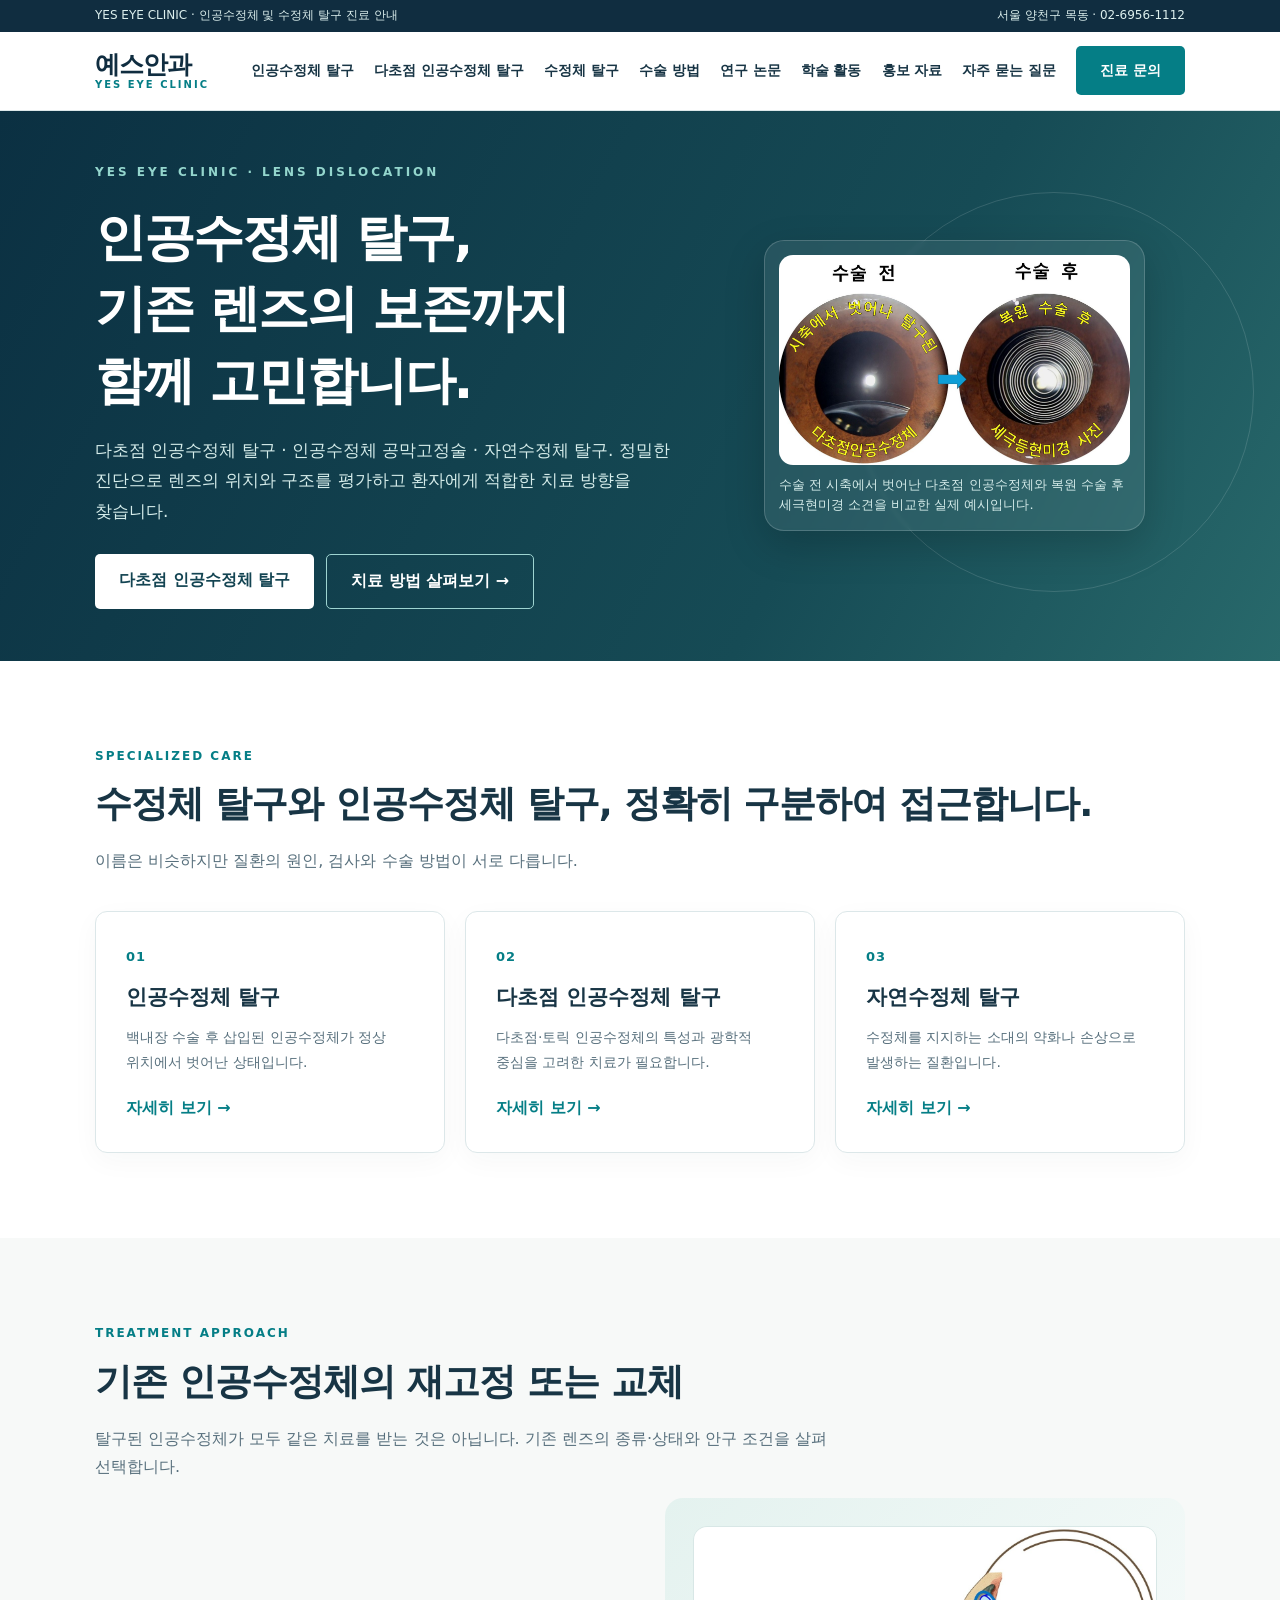
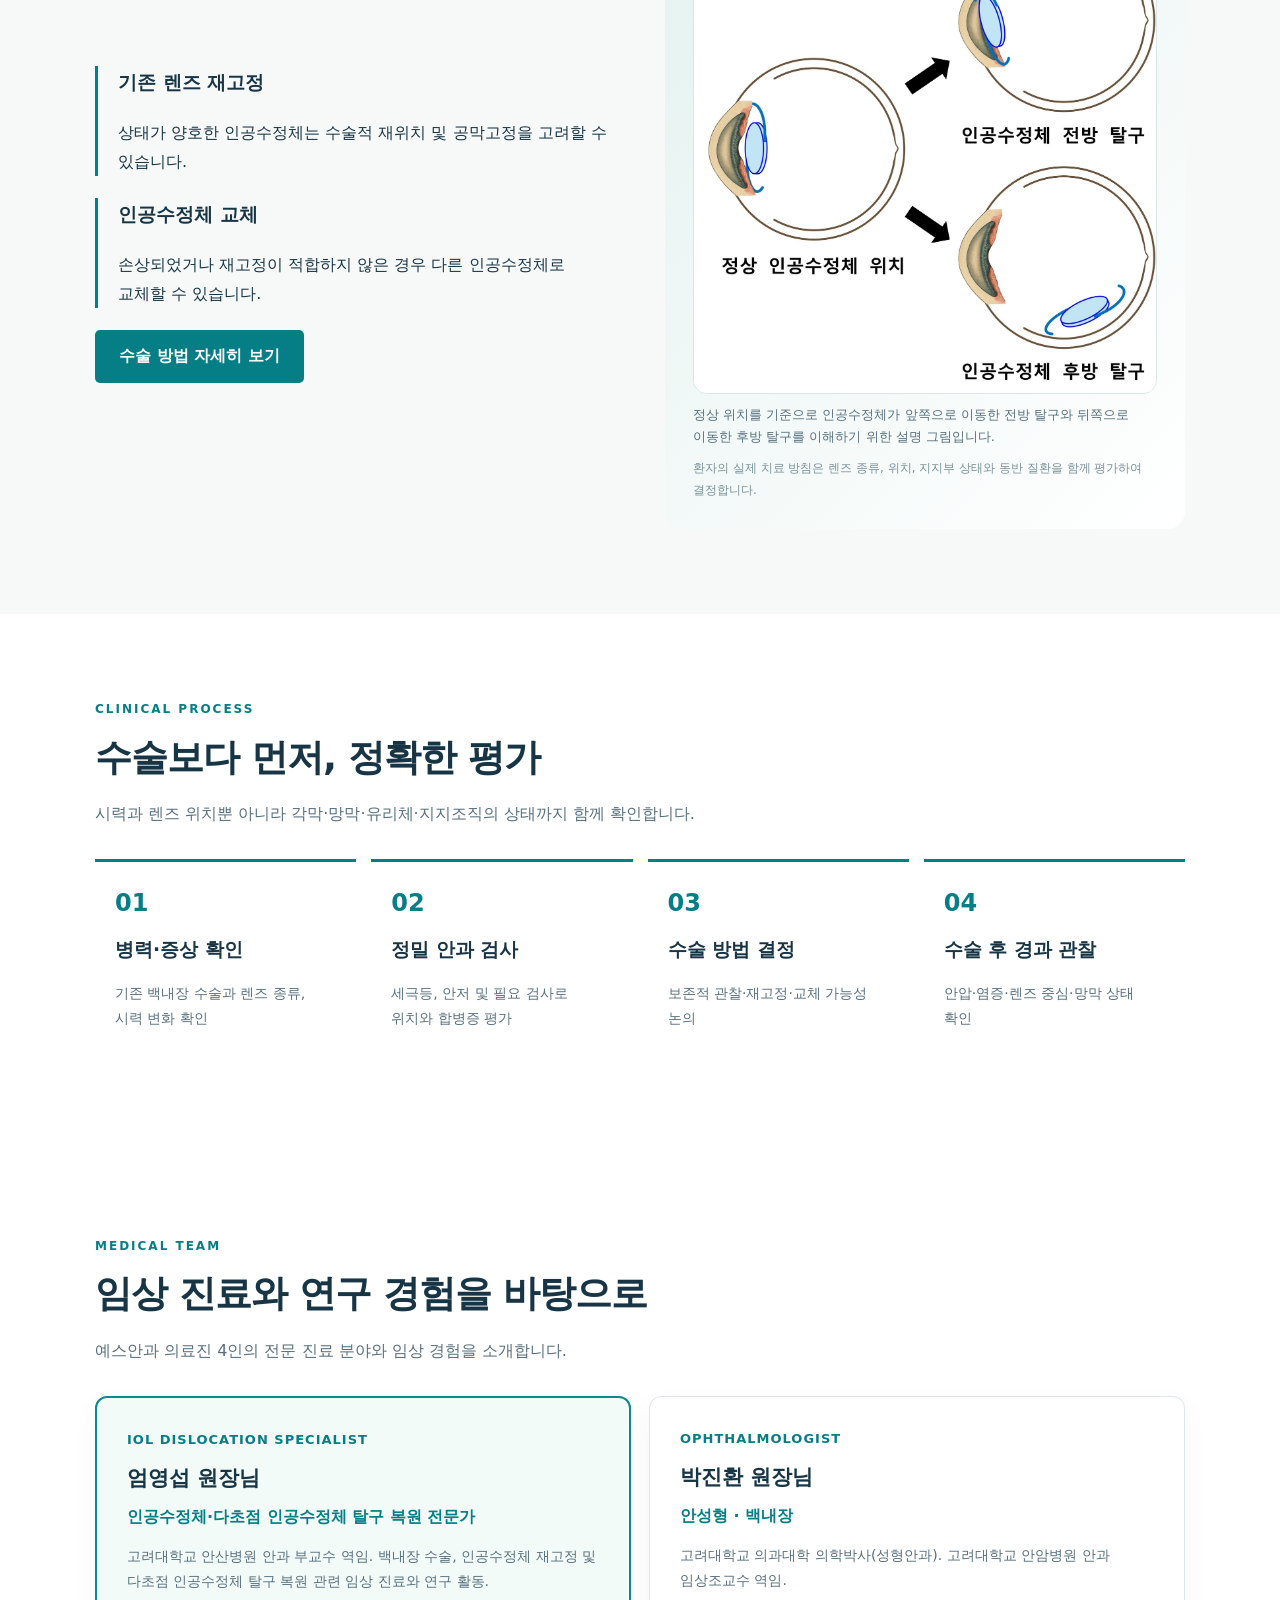
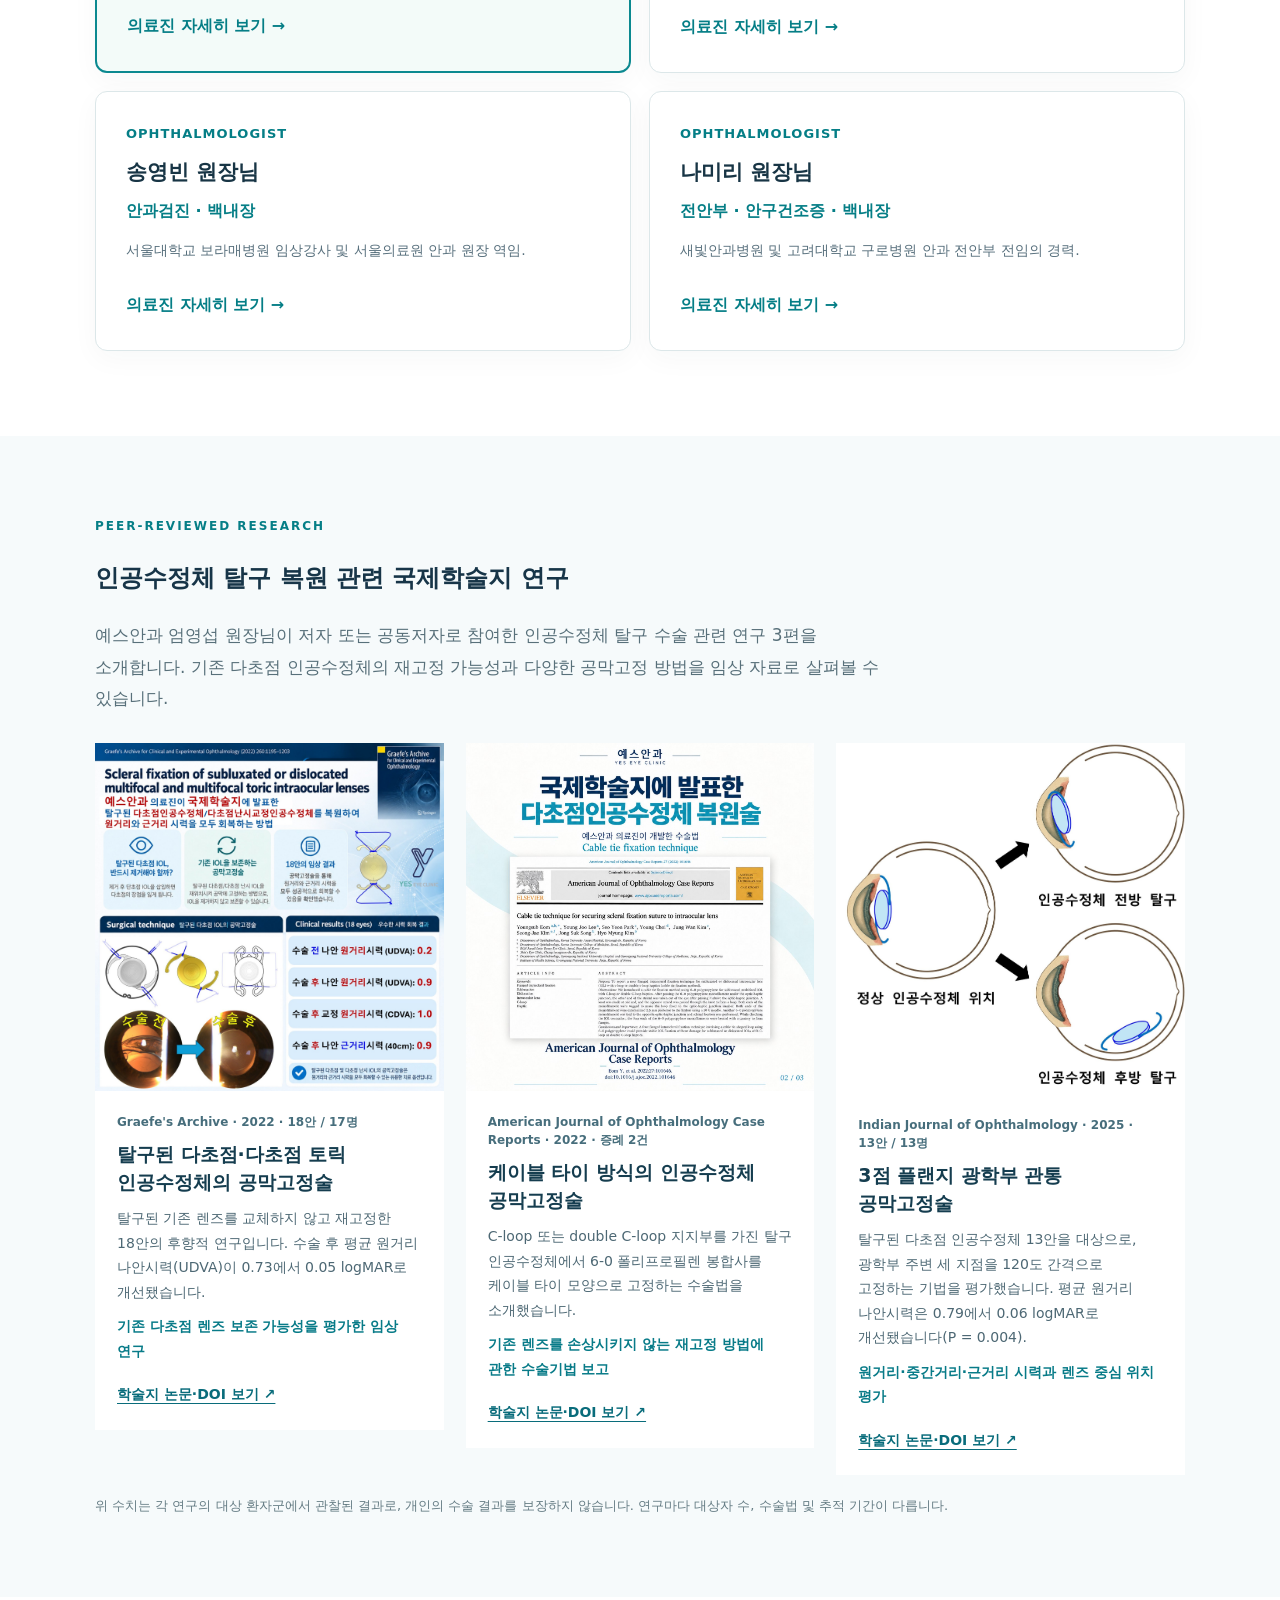
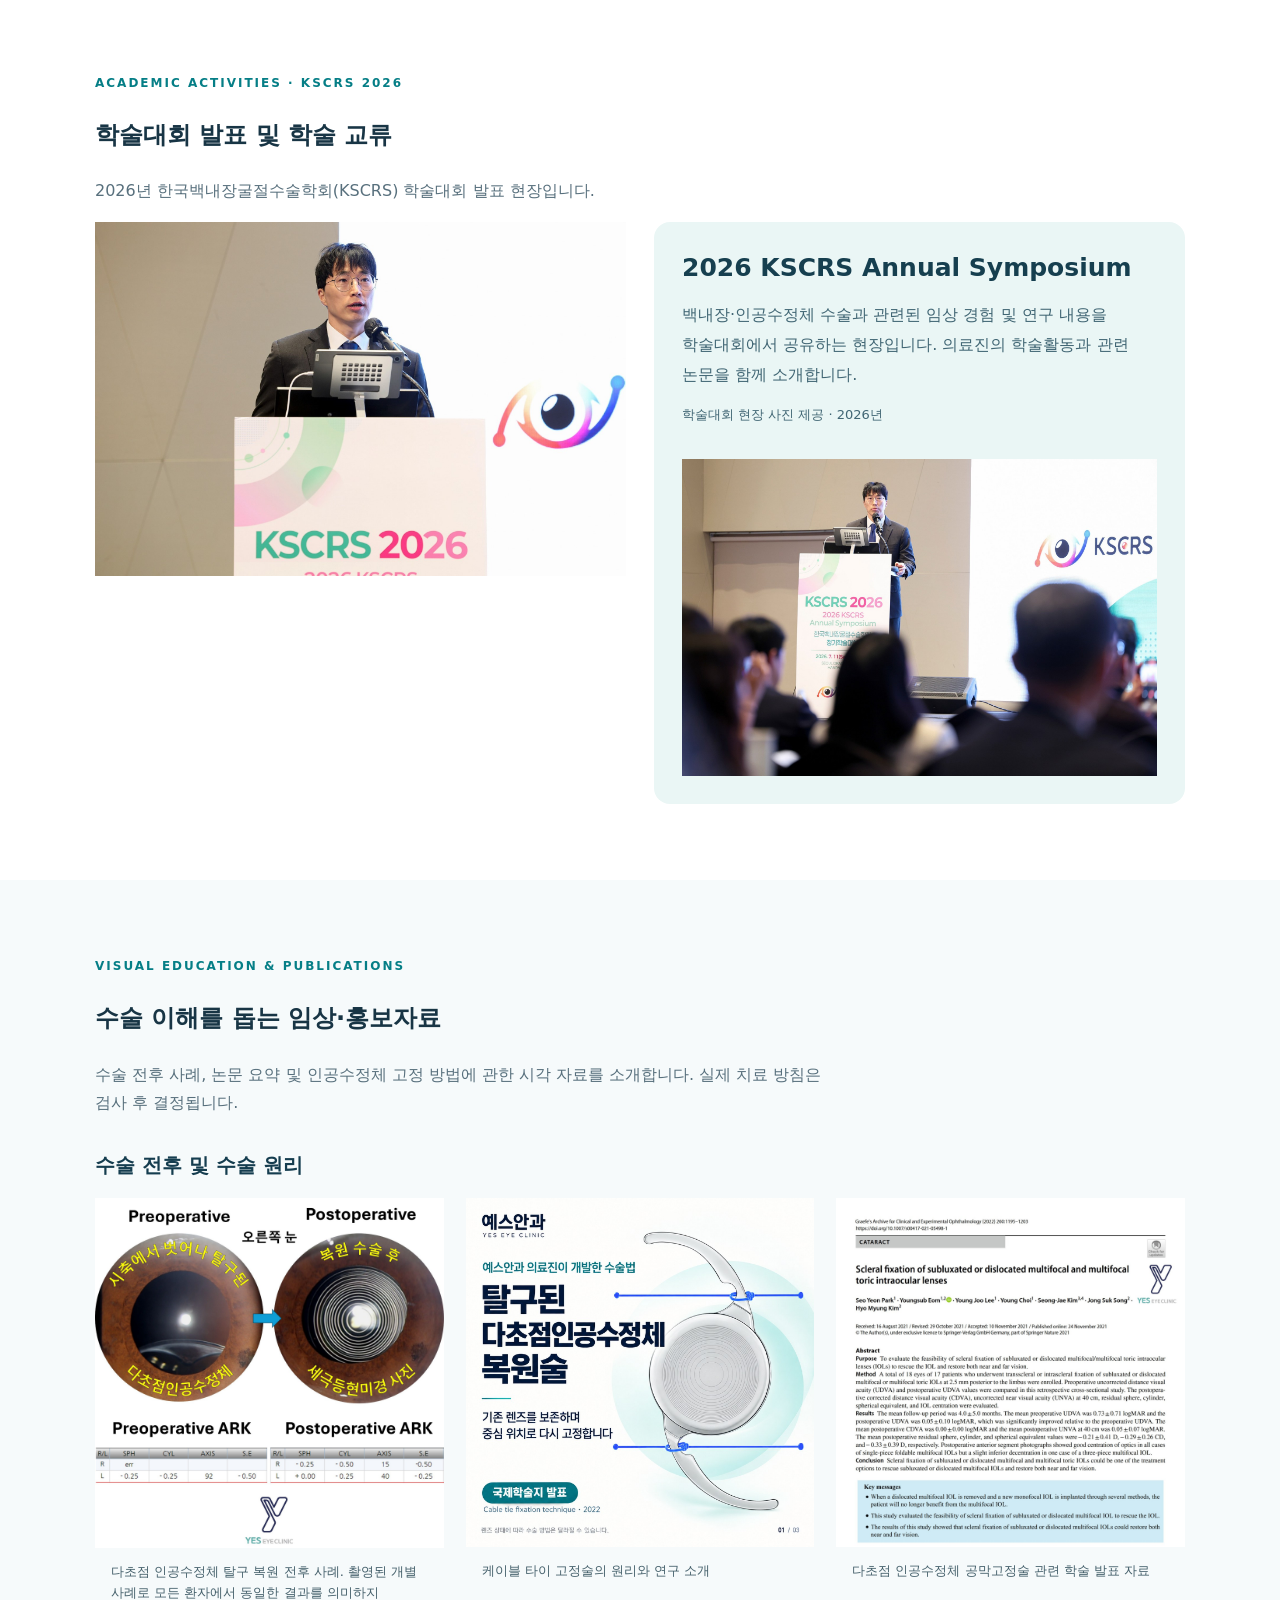
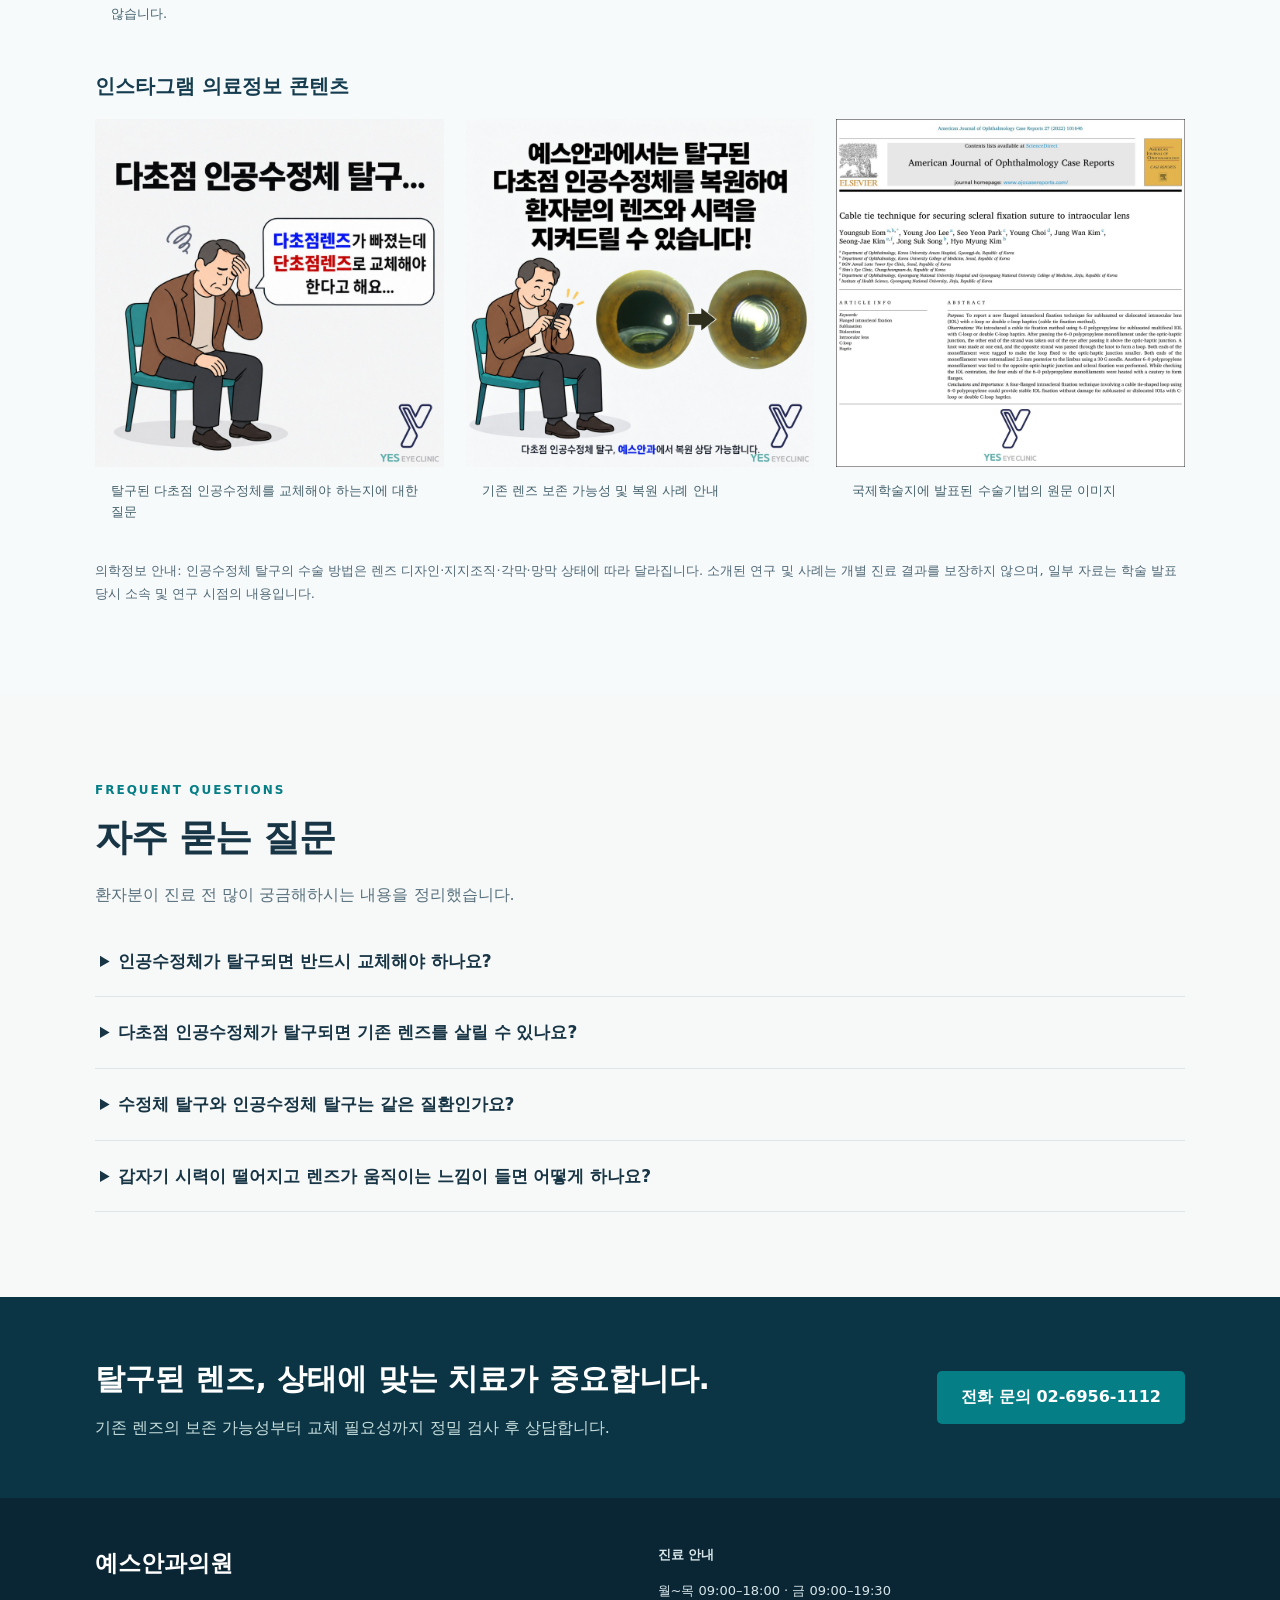
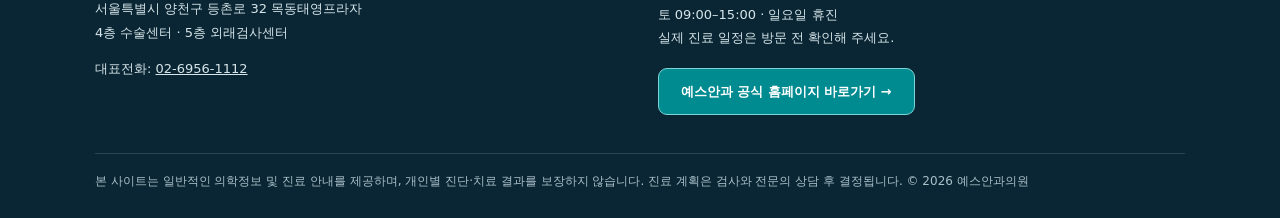
<file: index.html>
<!DOCTYPE html>

<html lang="ko"><head><meta charset="utf-8"/><meta content="width=device-width, initial-scale=1" name="viewport"/><title>인공수정체 탈구·다초점 인공수정체 탈구·수정체 탈구 | 예스안과의원</title><meta content="인공수정체 탈구, 다초점 인공수정체 탈구, 수정체 탈구 진료 정보. 렌즈 재고정·공막고정·교체 가능성을 설명하는 목동 예스안과의원." name="description"/><meta content="index,follow,max-image-preview:large" name="robots"/><meta content="예스안과의원" name="author"/><link href="https://수정체탈구.com/" rel="canonical"/><meta content="website" property="og:type"/><meta content="ko_KR" property="og:locale"/><meta content="인공수정체 탈구·다초점 인공수정체 탈구·수정체 탈구 | 예스안과의원" property="og:title"/><meta content="인공수정체 탈구, 다초점 인공수정체 탈구, 수정체 탈구 진료 정보. 렌즈 재고정·공막고정·교체 가능성을 설명하는 목동 예스안과의원." property="og:description"/><meta content="https://수정체탈구.com/" property="og:url"/><meta content="https://수정체탈구.com/assets/og-image.svg" property="og:image"/><meta content="summary_large_image" name="twitter:card"/><style>
:root{--navy:#102d40;--ink:#183545;--muted:#58707d;--sea:#057e86;--mint:#eaf6f3;--line:#dce7e9;--sand:#f7f9f8}*{box-sizing:border-box}html{scroll-behavior:smooth}body{margin:0;font-family:'Noto Sans KR',system-ui,-apple-system,sans-serif;color:var(--ink);line-height:1.8;word-break:keep-all}a{color:inherit;text-decoration:none}a:hover{color:var(--sea)}.container{max-width:1140px;padding:0 25px;margin:auto}.skip{position:absolute;top:-100px}.skip:focus{top:0;background:white;z-index:20}.topline{background:var(--navy);color:#dcefed;font-size:12px;padding:5px 0}.topline .container{display:flex;justify-content:space-between}header{background:#fff;position:sticky;top:0;z-index:10;border-bottom:1px solid var(--line)}.head{display:flex;align-items:center;justify-content:space-between;min-height:78px;gap:25px}.logo{font-size:25px;font-weight:800;letter-spacing:-1px;color:var(--navy);line-height:1.1}.logo small{display:block;font-size:10px;font-weight:700;letter-spacing:2px;color:var(--sea)}nav{display:flex;align-items:center;gap:20px;font-size:14px;font-weight:600}nav a{white-space:nowrap}.btn{background:var(--sea);color:#fff!important;display:inline-block;border-radius:5px;padding:12px 24px;font-weight:700;text-align:center}.btn.outline{background:transparent;color:var(--navy)!important;border:1px solid var(--navy)}.hero{background:linear-gradient(118deg,#0b3042 0%,#164b55 65%,#28696b 100%);color:white;position:relative;overflow:hidden}.hero .container{display:grid;grid-template-columns:1.13fr .87fr;align-items:center;min-height:550px;gap:30px}.eyebrow{font-size:12px;letter-spacing:3px;text-transform:uppercase;color:#94d6cd;font-weight:700}.hero h1{font-size:clamp(34px,4vw,55px);line-height:1.4;letter-spacing:-2px;margin:18px 0}.hero p{font-size:17px;max-width:600px;color:#d5ecea}.actions{display:flex;gap:12px;flex-wrap:wrap;margin-top:28px}.hero .btn{background:#fff;color:#134452!important}.hero .outline{border-color:#9ed4d1;background:transparent;color:#fff!important}.eye-wrap{position:relative}.eye-wrap img{width:100%;display:block}.hero .orb{position:absolute;right:-15%;top:-10%;border:1px solid #ffffff22;border-radius:50%;width:400px;height:400px}.crumb{padding:15px 0;font-size:12px;color:var(--muted)}.innerhero{background:#edf5f3;padding:60px 0 70px}.innerhero h1{font-size:clamp(32px,4vw,48px);line-height:1.4;margin:10px 0}.innerhero p{max-width:800px;color:#486571;font-size:17px}.section{padding:85px 0}.section.tint{background:var(--sand)}.section.dark{background:var(--navy);color:white}.kicker{color:var(--sea);font-weight:800;letter-spacing:2px;font-size:12px}.section h2{font-size:clamp(26px,3vw,37px);line-height:1.45;letter-spacing:-1px;margin:10px 0 16px}.intro{max-width:760px;color:var(--muted);font-size:16px}.cards{display:grid;grid-template-columns:repeat(3,1fr);gap:20px;margin-top:35px}.card{background:white;border:1px solid var(--line);border-radius:12px;padding:30px;box-shadow:0 8px 28px #102d4009}.card h3{margin:9px 0 8px;font-size:21px}.card p{margin:0;color:var(--muted);font-size:14px}.number{font-size:13px;color:var(--sea);font-weight:800;letter-spacing:1px}.arrow{display:inline-block;margin-top:18px;color:var(--sea);font-weight:700}.split{display:grid;grid-template-columns:1fr 1fr;gap:50px;align-items:center}.stat{border-left:3px solid var(--sea);padding-left:20px;margin:22px 0}.pill{display:inline-block;background:#ddf2ef;border-radius:40px;padding:6px 15px;margin:5px;font-weight:700;font-size:13px}.info{padding:25px 30px;border:1px solid #c8dfdc;background:#f0f8f6;border-radius:10px;margin:25px 0}.info strong{display:block;color:#12626b;margin-bottom:5px}.stepgrid{display:grid;grid-template-columns:repeat(4,1fr);gap:15px;margin-top:30px}.step{border-top:3px solid var(--sea);padding:20px;background:#fff;border-radius:0 0 8px 8px}.step b{color:var(--sea);font-size:24px}.step h3{margin:8px 0}.step p{color:var(--muted);font-size:14px}.article{max-width:850px}.article h2{margin-top:50px}.article h3{font-size:21px;margin-top:28px}.article p,.article li{font-size:16px}.article ul{padding-left:25px}.faq details{border-bottom:1px solid var(--line);padding:20px 5px}.faq summary{font-weight:700;cursor:pointer;font-size:17px}.faq p{color:var(--muted);margin-bottom:0}.cta{background:#0b3444;color:white;padding:55px 0}.cta .container{display:flex;align-items:center;justify-content:space-between;gap:35px}.cta h2{font-size:30px;margin:0 0 8px}.cta p{margin:0;color:#c7dfde}.footer{background:#0a2634;color:#d6e5e9;padding:45px 0 25px;font-size:13px}.footer-grid{display:grid;grid-template-columns:1fr 1fr;gap:35px}.footer a{text-decoration:underline}.footnote{border-top:1px solid #ffffff22;margin-top:25px;padding-top:17px;font-size:12px;color:#a9c0c9}.mobilecall{display:none}.visual-box{background:linear-gradient(135deg,#e4f2ef,#fff);padding:28px;border-radius:18px}.visual-box img{width:100%}@media(max-width:900px){nav{gap:10px;font-size:12px}.hero .container{min-height:460px}.cards{grid-template-columns:1fr 1fr}.stepgrid{grid-template-columns:1fr 1fr}}@media(max-width:700px){.topline{display:none}.container{padding:0 19px}.head{display:block;padding:15px 0}.logo{display:inline-block;font-size:22px}nav{margin-top:15px;overflow:auto;gap:18px;padding-bottom:7px}nav .btn{display:none}.hero .container{grid-template-columns:1fr;min-height:auto;padding-top:60px;padding-bottom:45px}.hero h1{font-size:37px}.hero .eye-wrap{max-width:330px;margin:auto}.cards,.split,.stepgrid,.footer-grid{grid-template-columns:1fr}.section{padding:65px 0}.cta .container{display:block}.cta .btn{margin-top:20px}.mobilecall{display:block;position:fixed;bottom:0;left:0;right:0;z-index:30;background:var(--sea);color:white;text-align:center;padding:12px;font-weight:800}.footer{padding-bottom:90px}}.photo-panel{background:rgba(255,255,255,.08);border:1px solid rgba(255,255,255,.18);padding:14px;border-radius:20px;backdrop-filter:blur(2px);box-shadow:0 14px 40px rgba(0,0,0,.18)}.photo-panel img{width:100%;display:block;border-radius:14px}.photo-panel figcaption{font-size:13px;color:#d5ecea;margin-top:10px;line-height:1.6}.hero .photo-panel figcaption{color:#d5ecea}.visual-box figure{margin:0}.visual-box img{width:100%;display:block;border-radius:14px;border:1px solid #d8e7e6}.visual-box figcaption{font-size:13px;color:var(--muted);margin-top:10px;line-height:1.7}.notice-mini{margin-top:10px;font-size:12px;color:#7a9198}@media(max-width:700px){.photo-panel{padding:10px;border-radius:16px}}.team-grid{display:grid;grid-template-columns:repeat(2,minmax(0,1fr));gap:18px;margin-top:30px}.doctor-card{display:flex;flex-direction:column;min-height:260px}.doctor-card h3{margin-bottom:5px}.doctor-card .doctor-specialty{color:#057e86;font-weight:800;font-size:16px;margin:0 0 12px}.doctor-card .arrow{margin-top:auto;padding-top:18px}.doctor-feature{border:2px solid #0b8990;background:#f3fbf9}@media(max-width:700px){.team-grid{grid-template-columns:1fr}.doctor-card{min-height:unset}}
/* Research and academic activity section – scoped styling */
.research-area{padding:80px 0;background:#f6fafb;color:#173548}
.research-area .research-lead{max-width:790px;color:#58707a;font-size:17px;line-height:1.85;margin:12px 0 28px}
.research-area .paper-grid{display:grid;grid-template-columns:repeat(3,minmax(0,1fr));gap:22px;align-items:start}
.research-area .paper-card{overflow:hidden;border:0;background:white;border-radius:0;box-shadow:none;display:flex;flex-direction:column;height:auto}
.research-area .paper-card img{display:block;width:100%;height:auto;max-width:100%;aspect-ratio:auto;object-fit:contain;object-position:center;background:transparent;padding:0;border:0;border-radius:0;box-shadow:none}
.research-area .paper-content{padding:22px;flex:1;display:flex;flex-direction:column;gap:10px}
.research-area .paper-content h3{margin:0;font-size:19px;line-height:1.45;color:#153d4f}
.research-area .paper-meta{font-size:12px;color:#476e7c;font-weight:700;line-height:1.5}
.research-area .paper-content p{font-size:14px;line-height:1.75;color:#4d6874;margin:0}
.research-area .paper-data{font-weight:700;color:#087b88!important}
.research-area .paper-link{margin-top:auto;display:inline-flex;align-items:center;gap:6px;color:#096c7b;font-weight:800;text-decoration:underline;text-underline-offset:4px;font-size:14px;padding-top:9px}
.research-area .research-notice{margin:20px 0 0;font-size:13px;line-height:1.7;color:#657c84}
.academic-area{padding:76px 0;background:#fff}
.academic-area .academic-grid{display:grid;grid-template-columns:minmax(0,1fr) minmax(0,1fr);gap:28px;align-items:start}
.academic-area .academic-photo-wrap,.academic-area .secondary-photo-wrap{background:transparent;border:0;border-radius:0;overflow:visible;padding:0;box-shadow:none}
.academic-area .academic-photo,.academic-area .secondary-photo{display:block;width:100%;height:auto;max-width:100%;max-height:none;object-fit:contain;object-position:center;background:transparent;border:0;border-radius:0;box-shadow:none}
.academic-area .academic-panel{padding:28px;background:#eaf6f5;border-radius:16px;display:flex;flex-direction:column;justify-content:flex-start;gap:14px}
.academic-area .academic-panel h3{font-size:25px;line-height:1.45;margin:0;color:#163f4f}
.academic-area .academic-panel p{line-height:1.85;color:#416674;margin:0}
.academic-area .secondary-photo-wrap{margin-top:18px}
.gallery-area{padding:76px 0;background:#f6fafb}
.gallery-area .gallery-grid{display:grid;grid-template-columns:repeat(3,minmax(0,1fr));gap:22px;align-items:start}
.gallery-area figure{margin:0;background:transparent;border:0;border-radius:0;overflow:visible;display:flex;flex-direction:column;align-self:start;box-shadow:none}
.gallery-area figure img{display:block;width:100%;height:auto;max-width:100%;aspect-ratio:auto;object-fit:contain;object-position:center;background:transparent;padding:0;border:0;border-radius:0;box-shadow:none}
.gallery-area figcaption{padding:14px 16px;color:#46616c;line-height:1.6;font-size:13px}
.gallery-area .gallery-heading{margin:29px 0 15px;font-size:20px;color:#153d4f}
.gallery-area .research-disclaimer{font-size:13px;line-height:1.8;color:#526977;margin-top:22px}
@media(max-width:850px){.research-area .paper-grid,.gallery-area .gallery-grid{grid-template-columns:1fr 1fr}.academic-area .academic-grid{grid-template-columns:1fr}}
@media(max-width:560px){.research-area .paper-grid,.gallery-area .gallery-grid{grid-template-columns:1fr}.research-area,.academic-area,.gallery-area{padding:54px 0}.academic-area .academic-panel{padding:22px}}
</style><script type="application/ld+json">{"@context": "https://schema.org", "@type": "WebPage", "name": "인공수정체 탈구·다초점 인공수정체 탈구·수정체 탈구 | 예스안과의원", "url": "https://수정체탈구.com/", "description": "인공수정체 탈구, 다초점 인공수정체 탈구, 수정체 탈구 진료 정보. 렌즈 재고정·공막고정·교체 가능성을 설명하는 목동 예스안과의원.", "inLanguage": "ko-KR", "publisher": {"@id": "https://수정체탈구.com/#clinic"}}</script>
<script type="application/ld+json">{"@context": "https://schema.org", "@type": "MedicalClinic", "@id": "https://수정체탈구.com/#clinic", "name": "예스안과의원", "url": "https://yes-oph.com/", "telephone": "02-6956-1112", "medicalSpecialty": "Ophthalmologic", "address": {"@type": "PostalAddress", "streetAddress": "등촌로 32 목동태영프라자 4층·5층", "addressLocality": "양천구", "addressRegion": "서울특별시", "addressCountry": "KR"}, "employee": [{"@type": "Physician", "name": "엄영섭"}, {"@type": "Physician", "name": "박진환"}, {"@type": "Physician", "name": "송영빈"}, {"@type": "Physician", "name": "나미리"}]}</script>
<script type="application/ld+json">{"@context": "https://schema.org", "@type": "FAQPage", "mainEntity": [{"@type": "Question", "name": "인공수정체가 탈구되면 반드시 교체해야 하나요?", "acceptedAnswer": {"@type": "Answer", "text": "반드시 그렇지는 않습니다. 인공수정체의 종류와 상태, 지지 조직, 망막 상태 등에 따라 기존 렌즈 재고정 또는 교체 여부를 결정합니다."}}, {"@type": "Question", "name": "다초점 인공수정체가 탈구되면 기존 렌즈를 살릴 수 있나요?", "acceptedAnswer": {"@type": "Answer", "text": "일부 환자에서는 기존 다초점 인공수정체의 재고정이 가능합니다. 렌즈 디자인과 손상 여부, 위치 등을 평가해야 합니다."}}, {"@type": "Question", "name": "수정체 탈구와 인공수정체 탈구는 같은 질환인가요?", "acceptedAnswer": {"@type": "Answer", "text": "다릅니다. 수정체 탈구는 본래의 자연수정체 위치 이상이고, 인공수정체 탈구는 백내장 수술 후 삽입된 인공수정체의 위치 이상입니다."}}, {"@type": "Question", "name": "갑자기 시력이 떨어지고 렌즈가 움직이는 느낌이 들면 어떻게 하나요?", "acceptedAnswer": {"@type": "Answer", "text": "시력 저하나 통증, 심한 충혈, 번쩍임 또는 비문증의 갑작스러운 증가가 있다면 지체하지 말고 안과 진료를 받으세요. 급격한 증상에는 망막 등 다른 문제의 평가도 필요합니다."}}]}</script><script type="application/ld+json">{"@context": "https://schema.org", "@graph": [{"@type": "ScholarlyArticle", "headline": "Scleral fixation of subluxated or dislocated multifocal and multifocal toric intraocular lenses", "datePublished": "2022", "identifier": "https://doi.org/10.1007/s00417-021-05498-1", "author": {"@type": "Person", "name": "Youngsub Eom"}}, {"@type": "ScholarlyArticle", "headline": "Cable tie technique for securing scleral fixation suture to intraocular lens", "datePublished": "2022", "identifier": "https://doi.org/10.1016/j.ajoc.2022.101646", "author": {"@type": "Person", "name": "Youngsub Eom"}}, {"@type": "ScholarlyArticle", "headline": "Three-point flanged optic piercing intrascleral fixation of multifocal intraocular lenses", "datePublished": "2025", "identifier": "https://doi.org/10.4103/IJO.IJO_1960_24", "author": {"@type": "Person", "name": "Youngsub Eom"}}]}</script></head><body><a class="skip" href="#main">본문 바로가기</a><div class="topline"><div class="container"><span>YES EYE CLINIC · 인공수정체 및 수정체 탈구 진료 안내</span><span>서울 양천구 목동 · 02-6956-1112</span></div></div><header><div class="container head"><a class="logo" href="./">예스안과<small>YES EYE CLINIC</small></a><nav aria-label="주요 메뉴"><a href="./iol-dislocation.html">인공수정체 탈구</a><a href="./multifocal-iol.html">다초점 인공수정체 탈구</a><a href="./lens-dislocation.html">수정체 탈구</a><a href="./treatment.html">수술 방법</a><a href="#research">연구 논문</a><a href="#academic">학술 활동</a><a href="#media">홍보 자료</a><a href="./faq.html">자주 묻는 질문</a><a class="btn" href="tel:0269561112">진료 문의</a></nav></div></header><main id="main"><section class="hero"><div class="container"><div><div class="eyebrow">YES EYE CLINIC · LENS DISLOCATION</div><h1>인공수정체 탈구,<br/>기존 렌즈의 보존까지<br/>함께 고민합니다.</h1><p>다초점 인공수정체 탈구 · 인공수정체 공막고정술 · 자연수정체 탈구. 정밀한 진단으로 렌즈의 위치와 구조를 평가하고 환자에게 적합한 치료 방향을 찾습니다.</p><div class="actions"><a class="btn" href="./multifocal-iol.html">다초점 인공수정체 탈구</a><a class="btn outline" href="./treatment.html">치료 방법 살펴보기 →</a></div></div><div class="eye-wrap"><div class="orb"></div><figure class="photo-panel"><img alt="시축에서 벗어난 다초점 인공수정체를 복원한 수술 전후 비교 사진" decoding="async" loading="eager" src="./surgery-before-after.jpg" width="1400"/><figcaption>수술 전 시축에서 벗어난 다초점 인공수정체와 복원 수술 후 세극현미경 소견을 비교한 실제 예시입니다.</figcaption></figure></div></div></section><section class="section"><div class="container"><div class="kicker">SPECIALIZED CARE</div><h2>수정체 탈구와 인공수정체 탈구, 정확히 구분하여 접근합니다.</h2><p class="intro">이름은 비슷하지만 질환의 원인, 검사와 수술 방법이 서로 다릅니다.</p><div class="cards"><a class="card" href="./iol-dislocation.html"><span class="number">01</span><h3>인공수정체 탈구</h3><p>백내장 수술 후 삽입된 인공수정체가 정상 위치에서 벗어난 상태입니다.</p><span class="arrow">자세히 보기 →</span></a><a class="card" href="./multifocal-iol.html"><span class="number">02</span><h3>다초점 인공수정체 탈구</h3><p>다초점·토릭 인공수정체의 특성과 광학적 중심을 고려한 치료가 필요합니다.</p><span class="arrow">자세히 보기 →</span></a><a class="card" href="./lens-dislocation.html"><span class="number">03</span><h3>자연수정체 탈구</h3><p>수정체를 지지하는 소대의 약화나 손상으로 발생하는 질환입니다.</p><span class="arrow">자세히 보기 →</span></a></div></div></section><section class="section tint"><div class="container"><div class="kicker">TREATMENT APPROACH</div><h2>기존 인공수정체의 재고정 또는 교체</h2><p class="intro">탈구된 인공수정체가 모두 같은 치료를 받는 것은 아닙니다. 기존 렌즈의 종류·상태와 안구 조건을 살펴 선택합니다.</p><div class="split"><div><div class="stat"><h3>기존 렌즈 재고정</h3><p>상태가 양호한 인공수정체는 수술적 재위치 및 공막고정을 고려할 수 있습니다.</p></div><div class="stat"><h3>인공수정체 교체</h3><p>손상되었거나 재고정이 적합하지 않은 경우 다른 인공수정체로 교체할 수 있습니다.</p></div><a class="btn" href="./treatment.html">수술 방법 자세히 보기</a></div><div class="visual-box"><figure><img alt="정상 인공수정체 위치와 전방 탈구 및 후방 탈구를 설명하는 도식" decoding="async" loading="lazy" src="./iol-dislocation-diagram.jpg" width="1400"/><figcaption>정상 위치를 기준으로 인공수정체가 앞쪽으로 이동한 전방 탈구와 뒤쪽으로 이동한 후방 탈구를 이해하기 위한 설명 그림입니다.</figcaption></figure><div class="notice-mini">환자의 실제 치료 방침은 렌즈 종류, 위치, 지지부 상태와 동반 질환을 함께 평가하여 결정합니다.</div></div></div></div></section><section class="section"><div class="container"><div class="kicker">CLINICAL PROCESS</div><h2>수술보다 먼저, 정확한 평가</h2><p class="intro">시력과 렌즈 위치뿐 아니라 각막·망막·유리체·지지조직의 상태까지 함께 확인합니다.</p><div class="stepgrid"><div class="step"><b>01</b><h3>병력·증상 확인</h3><p>기존 백내장 수술과 렌즈 종류, 시력 변화 확인</p></div><div class="step"><b>02</b><h3>정밀 안과 검사</h3><p>세극등, 안저 및 필요 검사로 위치와 합병증 평가</p></div><div class="step"><b>03</b><h3>수술 방법 결정</h3><p>보존적 관찰·재고정·교체 가능성 논의</p></div><div class="step"><b>04</b><h3>수술 후 경과 관찰</h3><p>안압·염증·렌즈 중심·망막 상태 확인</p></div></div></div></section><section class="section"><div class="container"><div class="kicker">MEDICAL TEAM</div><h2>임상 진료와 연구 경험을 바탕으로</h2><p class="intro">예스안과 의료진 4인의 전문 진료 분야와 임상 경험을 소개합니다.</p><div class="team-grid"><article class="card doctor-card doctor-feature"><span class="number">IOL DISLOCATION SPECIALIST</span><h3>엄영섭 원장님</h3><p class="doctor-specialty">인공수정체·다초점 인공수정체 탈구 복원 전문가</p><p>고려대학교 안산병원 안과 부교수 역임. 백내장 수술, 인공수정체 재고정 및 다초점 인공수정체 탈구 복원 관련 임상 진료와 연구 활동.</p><a class="arrow" href="https://blog.yes-oph.com/doctors" rel="noopener noreferrer" target="_blank">의료진 자세히 보기 →</a></article><article class="card doctor-card"><span class="number">OPHTHALMOLOGIST</span><h3>박진환 원장님</h3><p class="doctor-specialty">안성형 · 백내장</p><p>고려대학교 의과대학 의학박사(성형안과). 고려대학교 안암병원 안과 임상조교수 역임.</p><a class="arrow" href="https://blog.yes-oph.com/doctors" rel="noopener noreferrer" target="_blank">의료진 자세히 보기 →</a></article><article class="card doctor-card"><span class="number">OPHTHALMOLOGIST</span><h3>송영빈 원장님</h3><p class="doctor-specialty">안과검진 · 백내장</p><p>서울대학교 보라매병원 임상강사 및 서울의료원 안과 원장 역임.</p><a class="arrow" href="https://blog.yes-oph.com/doctors" rel="noopener noreferrer" target="_blank">의료진 자세히 보기 →</a></article><article class="card doctor-card"><span class="number">OPHTHALMOLOGIST</span><h3>나미리 원장님</h3><p class="doctor-specialty">전안부 · 안구건조증 · 백내장</p><p>새빛안과병원 및 고려대학교 구로병원 안과 전안부 전임의 경력.</p><a class="arrow" href="https://blog.yes-oph.com/doctors/dr-na-mi-ri" rel="noopener noreferrer" target="_blank">의료진 자세히 보기 →</a></article></div></div></section>
<section aria-labelledby="research-title" class="research-area" id="research">
<div class="container">
<div class="kicker">PEER-REVIEWED RESEARCH</div>
<h2 id="research-title">인공수정체 탈구 복원 관련 국제학술지 연구</h2>
<p class="research-lead">예스안과 엄영섭 원장님이 저자 또는 공동저자로 참여한 인공수정체 탈구 수술 관련 연구 3편을 소개합니다. 기존 다초점 인공수정체의 재고정 가능성과 다양한 공막고정 방법을 임상 자료로 살펴볼 수 있습니다.</p>
<div class="paper-grid">
<article class="paper-card">
<img alt="다초점 인공수정체 공막고정술 연구 결과 홍보자료: 18안 대상 연구" height="750" loading="lazy" src="assets/graefes-research-card.jpg" width="1200"/>
<div class="paper-content"><span class="paper-meta">Graefe's Archive · 2022 · 18안 / 17명</span>
<h3>탈구된 다초점·다초점 토릭 인공수정체의 공막고정술</h3>
<p>탈구된 기존 렌즈를 교체하지 않고 재고정한 18안의 후향적 연구입니다. 수술 후 평균 원거리 나안시력(UDVA)이 0.73에서 0.05 logMAR로 개선됐습니다.</p>
<p class="paper-data">기존 다초점 렌즈 보존 가능성을 평가한 임상 연구</p>
<a class="paper-link" href="https://doi.org/10.1007/s00417-021-05498-1" rel="noopener noreferrer" target="_blank">학술지 논문·DOI 보기 ↗</a>
</div>
</article>
<article class="paper-card">
<img alt="Cable tie fixation technique 수술법과 논문 소개 이미지" height="750" loading="lazy" src="assets/cable-tie-poster.jpg" width="1200"/>
<div class="paper-content"><span class="paper-meta">American Journal of Ophthalmology Case Reports · 2022 · 증례 2건</span>
<h3>케이블 타이 방식의 인공수정체 공막고정술</h3>
<p>C-loop 또는 double C-loop 지지부를 가진 탈구 인공수정체에서 6-0 폴리프로필렌 봉합사를 케이블 타이 모양으로 고정하는 수술법을 소개했습니다.</p>
<p class="paper-data">기존 렌즈를 손상시키지 않는 재고정 방법에 관한 수술기법 보고</p>
<a class="paper-link" href="https://doi.org/10.1016/j.ajoc.2022.101646" rel="noopener noreferrer" target="_blank">학술지 논문·DOI 보기 ↗</a>
</div>
</article>
<article class="paper-card">
<img alt="정상 인공수정체 및 전방 후방 탈구의 위치를 설명하는 그림" height="750" loading="lazy" src="assets/lens-anatomy.jpg" width="1200"/>
<div class="paper-content"><span class="paper-meta">Indian Journal of Ophthalmology · 2025 · 13안 / 13명</span>
<h3>3점 플랜지 광학부 관통 공막고정술</h3>
<p>탈구된 다초점 인공수정체 13안을 대상으로, 광학부 주변 세 지점을 120도 간격으로 고정하는 기법을 평가했습니다. 평균 원거리 나안시력은 0.79에서 0.06 logMAR로 개선됐습니다(P = 0.004).</p>
<p class="paper-data">원거리·중간거리·근거리 시력과 렌즈 중심 위치 평가</p>
<a class="paper-link" href="https://doi.org/10.4103/IJO.IJO_1960_24" rel="noopener noreferrer" target="_blank">학술지 논문·DOI 보기 ↗</a>
</div>
</article>
</div>
<p class="research-notice">위 수치는 각 연구의 대상 환자군에서 관찰된 결과로, 개인의 수술 결과를 보장하지 않습니다. 연구마다 대상자 수, 수술법 및 추적 기간이 다릅니다.</p>
</div>
</section>
<section aria-labelledby="academic-title" class="academic-area" id="academic">
<div class="container">
<div class="kicker">ACADEMIC ACTIVITIES · KSCRS 2026</div>
<h2 id="academic-title">학술대회 발표 및 학술 교류</h2>
<p class="intro">2026년 한국백내장굴절수술학회(KSCRS) 학술대회 발표 현장입니다.</p>
<div class="academic-grid">
<div class="academic-photo-wrap"><img alt="2026 KSCRS Annual Symposium 학술대회 연단에서 발표하는 예스안과 의료진" class="academic-photo" height="900" loading="lazy" src="assets/kscrs-speaker-2026.jpg" width="1300"/></div>
<div class="academic-panel"><h3>2026 KSCRS Annual Symposium</h3>
<p>백내장·인공수정체 수술과 관련된 임상 경험 및 연구 내용을 학술대회에서 공유하는 현장입니다. 의료진의 학술활동과 관련 논문을 함께 소개합니다.</p>
<p style="font-size:13px">학술대회 현장 사진 제공 · 2026년</p>
<div class="secondary-photo-wrap"><img alt="2026 KSCRS 학술대회 발표장과 청중을 촬영한 사진" class="secondary-photo" height="500" loading="lazy" src="assets/kscrs-audience-2026.jpg" width="1200"/></div>
</div>
</div>
</div>
</section>
<section aria-labelledby="media-title" class="gallery-area" id="media">
<div class="container">
<div class="kicker">VISUAL EDUCATION &amp; PUBLICATIONS</div>
<h2 id="media-title">수술 이해를 돕는 임상·홍보자료</h2>
<p class="intro">수술 전후 사례, 논문 요약 및 인공수정체 고정 방법에 관한 시각 자료를 소개합니다. 실제 치료 방침은 검사 후 결정됩니다.</p>
<h3 class="gallery-heading">수술 전후 및 수술 원리</h3>
<div class="gallery-grid">
<figure><img alt="탈구된 다초점 인공수정체의 수술 전후 사진 및 굴절검사 결과 비교" height="1000" loading="lazy" src="assets/multifocal-postop.jpg" width="1000"/><figcaption>다초점 인공수정체 탈구 복원 전후 사례. 촬영된 개별 사례로 모든 환자에서 동일한 결과를 의미하지 않습니다.</figcaption></figure>
<figure><img alt="Cable tie fixation 기법으로 기존 다초점 인공수정체를 재고정하는 방식의 일러스트" height="1000" loading="lazy" src="assets/cable-tie-technique.jpg" width="1000"/><figcaption>케이블 타이 고정술의 원리와 연구 소개</figcaption></figure>
<figure><img alt="다초점 인공수정체의 공막고정술 국제학술지 연구 발표 이미지" height="1000" loading="lazy" src="assets/graefes-research-cover.jpg" width="1000"/><figcaption>다초점 인공수정체 공막고정술 관련 학술 발표 자료</figcaption></figure>
</div>
<h3 class="gallery-heading">인스타그램 의료정보 콘텐츠</h3>
<div class="gallery-grid">
<figure><img alt="다초점 인공수정체 탈구 후 렌즈 교체에 대한 환자의 고민을 설명하는 이미지" height="900" loading="lazy" src="assets/patient-message-before.jpg" width="900"/><figcaption>탈구된 다초점 인공수정체를 교체해야 하는지에 대한 질문</figcaption></figure>
<figure><img alt="탈구된 다초점 인공수정체 재고정 수술 전후 사진을 포함한 홍보 이미지" height="900" loading="lazy" src="assets/patient-message-after.jpg" width="900"/><figcaption>기존 렌즈 보존 가능성 및 복원 사례 안내</figcaption></figure>
<figure><img alt="케이블 타이 공막고정술의 2022년 AJO Case Reports 논문 소개 자료" height="900" loading="lazy" src="assets/paper-ajo.jpg" width="900"/><figcaption>국제학술지에 발표된 수술기법의 원문 이미지</figcaption></figure>
</div>
<p class="research-disclaimer">의학정보 안내: 인공수정체 탈구의 수술 방법은 렌즈 디자인·지지조직·각막·망막 상태에 따라 달라집니다. 소개된 연구 및 사례는 개별 진료 결과를 보장하지 않으며, 일부 자료는 학술 발표 당시 소속 및 연구 시점의 내용입니다.</p>
</div>
</section>
<section class="section tint"><div class="container"><div class="kicker">FREQUENT QUESTIONS</div><h2>자주 묻는 질문</h2><p class="intro">환자분이 진료 전 많이 궁금해하시는 내용을 정리했습니다.</p><div class="faq"><details><summary>인공수정체가 탈구되면 반드시 교체해야 하나요?</summary><p>반드시 그렇지는 않습니다. 인공수정체의 종류와 상태, 지지 조직, 망막 상태 등에 따라 기존 렌즈 재고정 또는 교체 여부를 결정합니다.</p></details><details><summary>다초점 인공수정체가 탈구되면 기존 렌즈를 살릴 수 있나요?</summary><p>일부 환자에서는 기존 다초점 인공수정체의 재고정이 가능합니다. 렌즈 디자인과 손상 여부, 위치 등을 평가해야 합니다.</p></details><details><summary>수정체 탈구와 인공수정체 탈구는 같은 질환인가요?</summary><p>다릅니다. 수정체 탈구는 본래의 자연수정체 위치 이상이고, 인공수정체 탈구는 백내장 수술 후 삽입된 인공수정체의 위치 이상입니다.</p></details><details><summary>갑자기 시력이 떨어지고 렌즈가 움직이는 느낌이 들면 어떻게 하나요?</summary><p>시력 저하나 통증, 심한 충혈, 번쩍임 또는 비문증의 갑작스러운 증가가 있다면 지체하지 말고 안과 진료를 받으세요. 급격한 증상에는 망막 등 다른 문제의 평가도 필요합니다.</p></details></div></div></section></main><section class="cta"><div class="container"><div><h2>탈구된 렌즈, 상태에 맞는 치료가 중요합니다.</h2><p>기존 렌즈의 보존 가능성부터 교체 필요성까지 정밀 검사 후 상담합니다.</p></div><a class="btn" href="tel:0269561112">전화 문의 02-6956-1112</a></div></section><footer class="footer"><div class="container"><div class="footer-grid"><div><strong style="font-size:23px;color:white">예스안과의원</strong><p>서울특별시 양천구 등촌로 32 목동태영프라자<br/>4층 수술센터 · 5층 외래검사센터</p><p>대표전화: <a href="tel:0269561112">02-6956-1112</a></p></div><div><strong>진료 안내</strong><p>월~목 09:00–18:00 · 금 09:00–19:30<br/>토 09:00–15:00 · 일요일 휴진<br/>실제 진료 일정은 방문 전 확인해 주세요.</p><p style="margin-top:18px"><a aria-label="예스안과의원 공식 홈페이지 방문" href="https://yes-oph.com/" style="display:inline-block;padding:13px 22px;background:#008b91;color:#ffffff;border:1px solid #7bd4d5;border-radius:9px;font-weight:700;text-decoration:none;line-height:1.5">예스안과 공식 홈페이지 바로가기 →</a></p></div></div><div class="footnote">본 사이트는 일반적인 의학정보 및 진료 안내를 제공하며, 개인별 진단·치료 결과를 보장하지 않습니다. 진료 계획은 검사와 전문의 상담 후 결정됩니다. © 2026 예스안과의원</div></div></footer><a class="mobilecall" href="tel:0269561112">전화 문의 · 02-6956-1112</a></body></html>
</file>
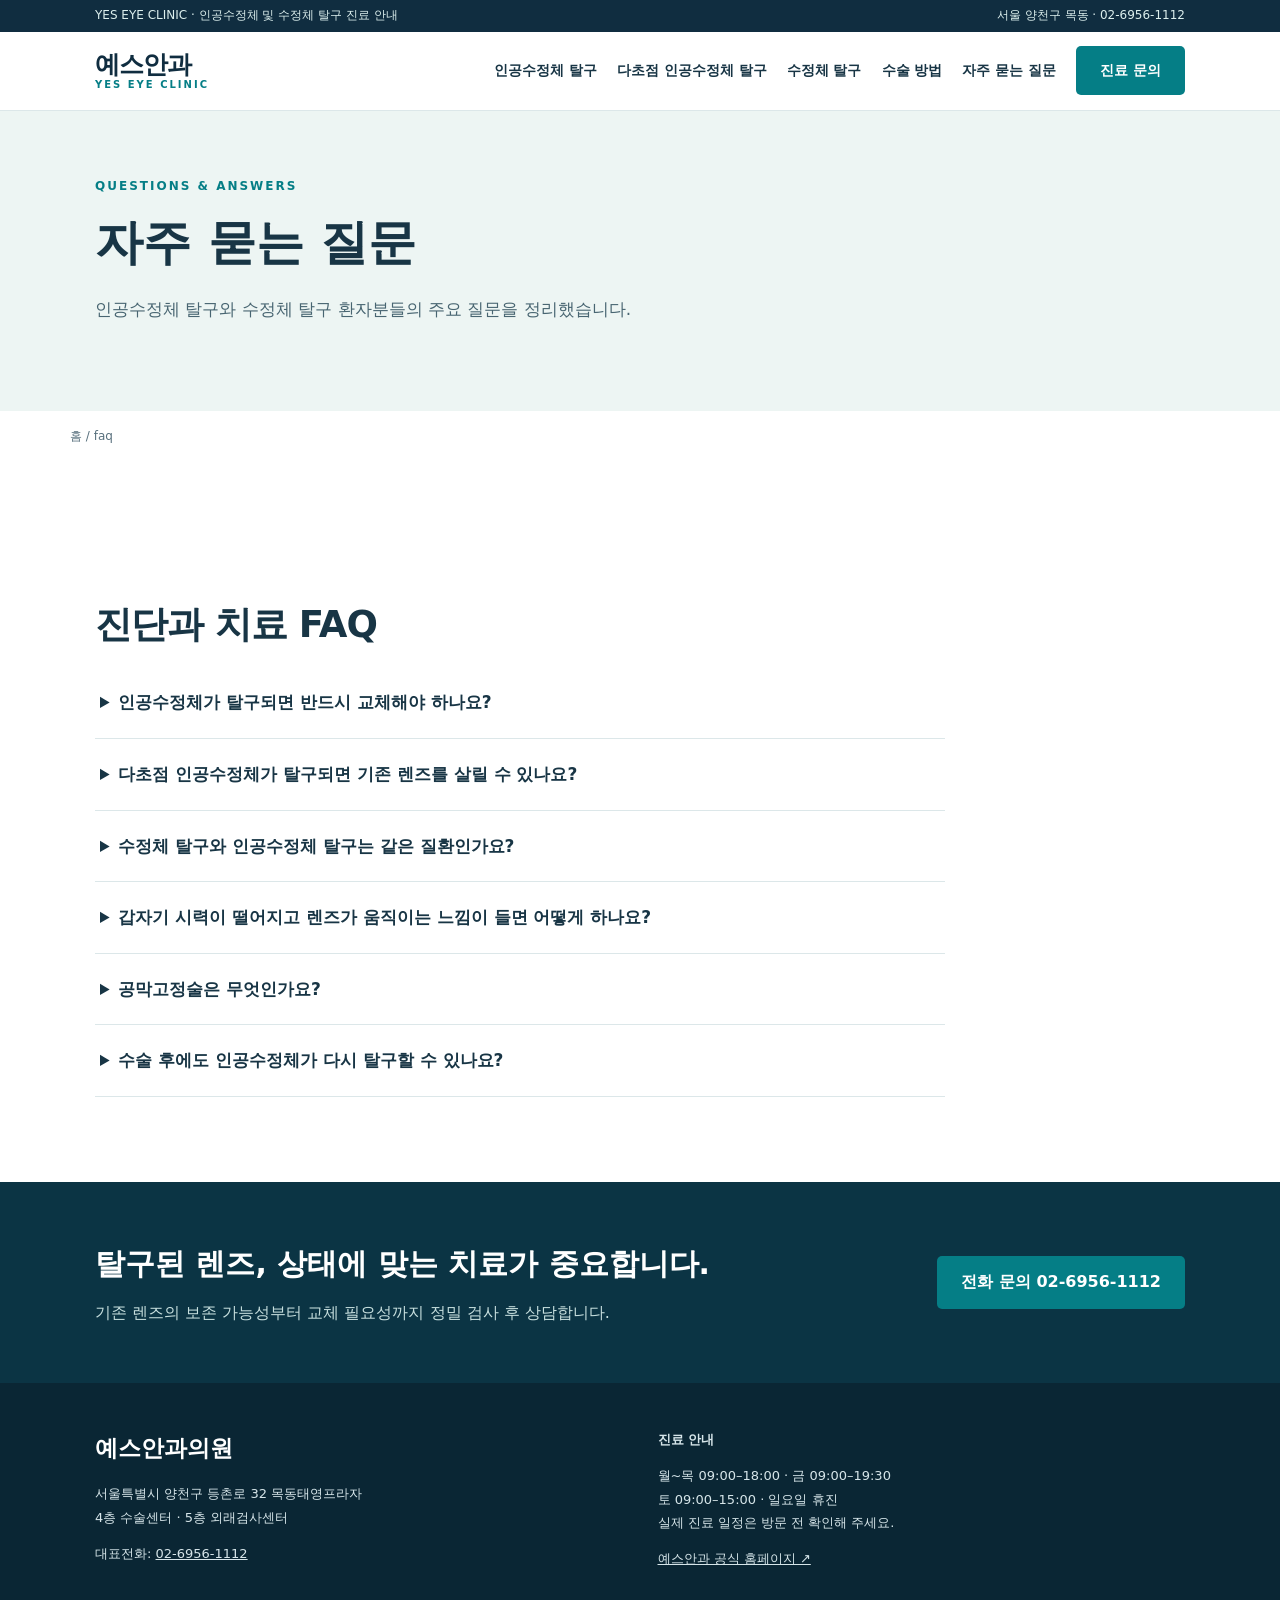
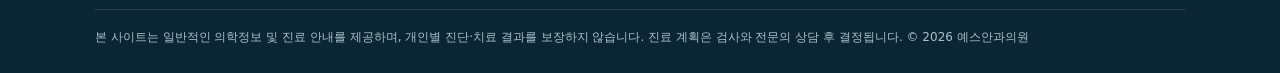
<file: faq.html>
<!doctype html><html lang="ko"><head><meta charset="utf-8"><meta name="viewport" content="width=device-width, initial-scale=1"><title>인공수정체·다초점 인공수정체 탈구 FAQ | 예스안과의원</title><meta name="description" content="인공수정체 탈구 수술, 다초점 렌즈 재고정, 교체 필요 여부, 탈구 증상과 검사에 대한 자주 묻는 질문."><meta name="robots" content="index,follow,max-image-preview:large"><meta name="author" content="예스안과의원"><link rel="canonical" href="https://수정체탈구.com/faq.html"><meta property="og:type" content="website"><meta property="og:locale" content="ko_KR"><meta property="og:title" content="인공수정체·다초점 인공수정체 탈구 FAQ | 예스안과의원"><meta property="og:description" content="인공수정체 탈구 수술, 다초점 렌즈 재고정, 교체 필요 여부, 탈구 증상과 검사에 대한 자주 묻는 질문."><meta property="og:url" content="https://수정체탈구.com/faq.html"><meta property="og:image" content="https://수정체탈구.com/assets/og-image.svg"><meta name="twitter:card" content="summary_large_image"><style>
:root{--navy:#102d40;--ink:#183545;--muted:#58707d;--sea:#057e86;--mint:#eaf6f3;--line:#dce7e9;--sand:#f7f9f8}*{box-sizing:border-box}html{scroll-behavior:smooth}body{margin:0;font-family:'Noto Sans KR',system-ui,-apple-system,sans-serif;color:var(--ink);line-height:1.8;word-break:keep-all}a{color:inherit;text-decoration:none}a:hover{color:var(--sea)}.container{max-width:1140px;padding:0 25px;margin:auto}.skip{position:absolute;top:-100px}.skip:focus{top:0;background:white;z-index:20}.topline{background:var(--navy);color:#dcefed;font-size:12px;padding:5px 0}.topline .container{display:flex;justify-content:space-between}header{background:#fff;position:sticky;top:0;z-index:10;border-bottom:1px solid var(--line)}.head{display:flex;align-items:center;justify-content:space-between;min-height:78px;gap:25px}.logo{font-size:25px;font-weight:800;letter-spacing:-1px;color:var(--navy);line-height:1.1}.logo small{display:block;font-size:10px;font-weight:700;letter-spacing:2px;color:var(--sea)}nav{display:flex;align-items:center;gap:20px;font-size:14px;font-weight:600}nav a{white-space:nowrap}.btn{background:var(--sea);color:#fff!important;display:inline-block;border-radius:5px;padding:12px 24px;font-weight:700;text-align:center}.btn.outline{background:transparent;color:var(--navy)!important;border:1px solid var(--navy)}.hero{background:linear-gradient(118deg,#0b3042 0%,#164b55 65%,#28696b 100%);color:white;position:relative;overflow:hidden}.hero .container{display:grid;grid-template-columns:1.13fr .87fr;align-items:center;min-height:550px;gap:30px}.eyebrow{font-size:12px;letter-spacing:3px;text-transform:uppercase;color:#94d6cd;font-weight:700}.hero h1{font-size:clamp(34px,4vw,55px);line-height:1.4;letter-spacing:-2px;margin:18px 0}.hero p{font-size:17px;max-width:600px;color:#d5ecea}.actions{display:flex;gap:12px;flex-wrap:wrap;margin-top:28px}.hero .btn{background:#fff;color:#134452!important}.hero .outline{border-color:#9ed4d1;background:transparent;color:#fff!important}.eye-wrap{position:relative}.eye-wrap img{width:100%;display:block}.hero .orb{position:absolute;right:-15%;top:-10%;border:1px solid #ffffff22;border-radius:50%;width:400px;height:400px}.crumb{padding:15px 0;font-size:12px;color:var(--muted)}.innerhero{background:#edf5f3;padding:60px 0 70px}.innerhero h1{font-size:clamp(32px,4vw,48px);line-height:1.4;margin:10px 0}.innerhero p{max-width:800px;color:#486571;font-size:17px}.section{padding:85px 0}.section.tint{background:var(--sand)}.section.dark{background:var(--navy);color:white}.kicker{color:var(--sea);font-weight:800;letter-spacing:2px;font-size:12px}.section h2{font-size:clamp(26px,3vw,37px);line-height:1.45;letter-spacing:-1px;margin:10px 0 16px}.intro{max-width:760px;color:var(--muted);font-size:16px}.cards{display:grid;grid-template-columns:repeat(3,1fr);gap:20px;margin-top:35px}.card{background:white;border:1px solid var(--line);border-radius:12px;padding:30px;box-shadow:0 8px 28px #102d4009}.card h3{margin:9px 0 8px;font-size:21px}.card p{margin:0;color:var(--muted);font-size:14px}.number{font-size:13px;color:var(--sea);font-weight:800;letter-spacing:1px}.arrow{display:inline-block;margin-top:18px;color:var(--sea);font-weight:700}.split{display:grid;grid-template-columns:1fr 1fr;gap:50px;align-items:center}.stat{border-left:3px solid var(--sea);padding-left:20px;margin:22px 0}.pill{display:inline-block;background:#ddf2ef;border-radius:40px;padding:6px 15px;margin:5px;font-weight:700;font-size:13px}.info{padding:25px 30px;border:1px solid #c8dfdc;background:#f0f8f6;border-radius:10px;margin:25px 0}.info strong{display:block;color:#12626b;margin-bottom:5px}.stepgrid{display:grid;grid-template-columns:repeat(4,1fr);gap:15px;margin-top:30px}.step{border-top:3px solid var(--sea);padding:20px;background:#fff;border-radius:0 0 8px 8px}.step b{color:var(--sea);font-size:24px}.step h3{margin:8px 0}.step p{color:var(--muted);font-size:14px}.article{max-width:850px}.article h2{margin-top:50px}.article h3{font-size:21px;margin-top:28px}.article p,.article li{font-size:16px}.article ul{padding-left:25px}.faq details{border-bottom:1px solid var(--line);padding:20px 5px}.faq summary{font-weight:700;cursor:pointer;font-size:17px}.faq p{color:var(--muted);margin-bottom:0}.cta{background:#0b3444;color:white;padding:55px 0}.cta .container{display:flex;align-items:center;justify-content:space-between;gap:35px}.cta h2{font-size:30px;margin:0 0 8px}.cta p{margin:0;color:#c7dfde}.footer{background:#0a2634;color:#d6e5e9;padding:45px 0 25px;font-size:13px}.footer-grid{display:grid;grid-template-columns:1fr 1fr;gap:35px}.footer a{text-decoration:underline}.footnote{border-top:1px solid #ffffff22;margin-top:25px;padding-top:17px;font-size:12px;color:#a9c0c9}.mobilecall{display:none}.visual-box{background:linear-gradient(135deg,#e4f2ef,#fff);padding:28px;border-radius:18px}.visual-box img{width:100%}@media(max-width:900px){nav{gap:10px;font-size:12px}.hero .container{min-height:460px}.cards{grid-template-columns:1fr 1fr}.stepgrid{grid-template-columns:1fr 1fr}}@media(max-width:700px){.topline{display:none}.container{padding:0 19px}.head{display:block;padding:15px 0}.logo{display:inline-block;font-size:22px}nav{margin-top:15px;overflow:auto;gap:18px;padding-bottom:7px}nav .btn{display:none}.hero .container{grid-template-columns:1fr;min-height:auto;padding-top:60px;padding-bottom:45px}.hero h1{font-size:37px}.hero .eye-wrap{max-width:330px;margin:auto}.cards,.split,.stepgrid,.footer-grid{grid-template-columns:1fr}.section{padding:65px 0}.cta .container{display:block}.cta .btn{margin-top:20px}.mobilecall{display:block;position:fixed;bottom:0;left:0;right:0;z-index:30;background:var(--sea);color:white;text-align:center;padding:12px;font-weight:800}.footer{padding-bottom:90px}}</style><script type="application/ld+json">{"@context": "https://schema.org", "@type": "WebPage", "name": "인공수정체·다초점 인공수정체 탈구 FAQ | 예스안과의원", "url": "https://수정체탈구.com/faq.html", "description": "인공수정체 탈구 수술, 다초점 렌즈 재고정, 교체 필요 여부, 탈구 증상과 검사에 대한 자주 묻는 질문.", "inLanguage": "ko-KR", "publisher": {"@id": "https://수정체탈구.com/#clinic"}}</script>
<script type="application/ld+json">{"@context": "https://schema.org", "@type": "MedicalClinic", "@id": "https://수정체탈구.com/#clinic", "name": "예스안과의원", "url": "https://yes-oph.com/", "telephone": "02-6956-1112", "medicalSpecialty": "Ophthalmologic", "address": {"@type": "PostalAddress", "streetAddress": "등촌로 32 목동태영프라자 4층·5층", "addressLocality": "양천구", "addressRegion": "서울특별시", "addressCountry": "KR"}, "employee": [{"@type": "Physician", "name": "엄영섭"}, {"@type": "Physician", "name": "박진환"}, {"@type": "Physician", "name": "송영빈"}, {"@type": "Physician", "name": "나미리"}]}</script>
<script type="application/ld+json">{"@context": "https://schema.org", "@type": "FAQPage", "mainEntity": [{"@type": "Question", "name": "인공수정체가 탈구되면 반드시 교체해야 하나요?", "acceptedAnswer": {"@type": "Answer", "text": "반드시 그렇지는 않습니다. 인공수정체의 종류와 상태, 지지 조직, 망막 상태 등에 따라 기존 렌즈 재고정 또는 교체 여부를 결정합니다."}}, {"@type": "Question", "name": "다초점 인공수정체가 탈구되면 기존 렌즈를 살릴 수 있나요?", "acceptedAnswer": {"@type": "Answer", "text": "일부 환자에서는 기존 다초점 인공수정체의 재고정이 가능합니다. 렌즈 디자인과 손상 여부, 위치 등을 평가해야 합니다."}}, {"@type": "Question", "name": "수정체 탈구와 인공수정체 탈구는 같은 질환인가요?", "acceptedAnswer": {"@type": "Answer", "text": "다릅니다. 수정체 탈구는 본래의 자연수정체 위치 이상이고, 인공수정체 탈구는 백내장 수술 후 삽입된 인공수정체의 위치 이상입니다."}}, {"@type": "Question", "name": "갑자기 시력이 떨어지고 렌즈가 움직이는 느낌이 들면 어떻게 하나요?", "acceptedAnswer": {"@type": "Answer", "text": "시력 저하나 통증, 심한 충혈, 번쩍임 또는 비문증의 갑작스러운 증가가 있다면 지체하지 말고 안과 진료를 받으세요. 급격한 증상에는 망막 등 다른 문제의 평가도 필요합니다."}}]}</script></head><body><a class="skip" href="#main">본문 바로가기</a><div class="topline"><div class="container"><span>YES EYE CLINIC · 인공수정체 및 수정체 탈구 진료 안내</span><span>서울 양천구 목동 · 02-6956-1112</span></div></div><header><div class="container head"><a class="logo" href="./">예스안과<small>YES EYE CLINIC</small></a><nav aria-label="주요 메뉴"><a href="./iol-dislocation.html">인공수정체 탈구</a><a href="./multifocal-iol.html">다초점 인공수정체 탈구</a><a href="./lens-dislocation.html">수정체 탈구</a><a href="./treatment.html">수술 방법</a><a href="./faq.html">자주 묻는 질문</a><a class="btn" href="tel:0269561112">진료 문의</a></nav></div></header><main id="main"><div class="innerhero"><div class="container"><span class="kicker">QUESTIONS & ANSWERS</span><h1>자주 묻는 질문</h1><p>인공수정체 탈구와 수정체 탈구 환자분들의 주요 질문을 정리했습니다.</p></div></div><div class="container crumb"><a href="./">홈</a> / faq</div><section class="section"><div class="container"><article class="article"><h2>진단과 치료 FAQ</h2><div class="faq"><details><summary>인공수정체가 탈구되면 반드시 교체해야 하나요?</summary><p>반드시 그렇지는 않습니다. 인공수정체의 종류와 상태, 지지 조직, 망막 상태 등에 따라 기존 렌즈 재고정 또는 교체 여부를 결정합니다.</p></details><details><summary>다초점 인공수정체가 탈구되면 기존 렌즈를 살릴 수 있나요?</summary><p>일부 환자에서는 기존 다초점 인공수정체의 재고정이 가능합니다. 렌즈 디자인과 손상 여부, 위치 등을 평가해야 합니다.</p></details><details><summary>수정체 탈구와 인공수정체 탈구는 같은 질환인가요?</summary><p>다릅니다. 수정체 탈구는 본래의 자연수정체 위치 이상이고, 인공수정체 탈구는 백내장 수술 후 삽입된 인공수정체의 위치 이상입니다.</p></details><details><summary>갑자기 시력이 떨어지고 렌즈가 움직이는 느낌이 들면 어떻게 하나요?</summary><p>시력 저하나 통증, 심한 충혈, 번쩍임 또는 비문증의 갑작스러운 증가가 있다면 지체하지 말고 안과 진료를 받으세요. 급격한 증상에는 망막 등 다른 문제의 평가도 필요합니다.</p></details><details><summary>공막고정술은 무엇인가요?</summary><p>인공수정체를 수정체낭에 안정적으로 지지하기 어려운 경우 공막을 이용해 고정하는 수술 방법을 말합니다. 구체적인 술식은 인공수정체 구조에 따라 다릅니다.</p></details><details><summary>수술 후에도 인공수정체가 다시 탈구할 수 있나요?</summary><p>드물게 재탈구나 위치 변화가 발생할 수 있습니다. 위험도는 수술 방법, 조직 상태, 외상 등 개인별 조건에 따라 다릅니다.</p></details></div></article></div></section></main><section class="cta"><div class="container"><div><h2>탈구된 렌즈, 상태에 맞는 치료가 중요합니다.</h2><p>기존 렌즈의 보존 가능성부터 교체 필요성까지 정밀 검사 후 상담합니다.</p></div><a href="tel:0269561112" class="btn">전화 문의 02-6956-1112</a></div></section><footer class="footer"><div class="container"><div class="footer-grid"><div><strong style="font-size:23px;color:white">예스안과의원</strong><p>서울특별시 양천구 등촌로 32 목동태영프라자<br>4층 수술센터 · 5층 외래검사센터</p><p>대표전화: <a href="tel:0269561112">02-6956-1112</a></p></div><div><strong>진료 안내</strong><p>월~목 09:00–18:00 · 금 09:00–19:30<br>토 09:00–15:00 · 일요일 휴진<br>실제 진료 일정은 방문 전 확인해 주세요.</p><p><a href="https://yes-oph.com/" rel="noopener">예스안과 공식 홈페이지 ↗</a></p></div></div><div class="footnote">본 사이트는 일반적인 의학정보 및 진료 안내를 제공하며, 개인별 진단·치료 결과를 보장하지 않습니다. 진료 계획은 검사와 전문의 상담 후 결정됩니다. © 2026 예스안과의원</div></div></footer><a class="mobilecall" href="tel:0269561112">전화 문의 · 02-6956-1112</a></body></html>
</file>
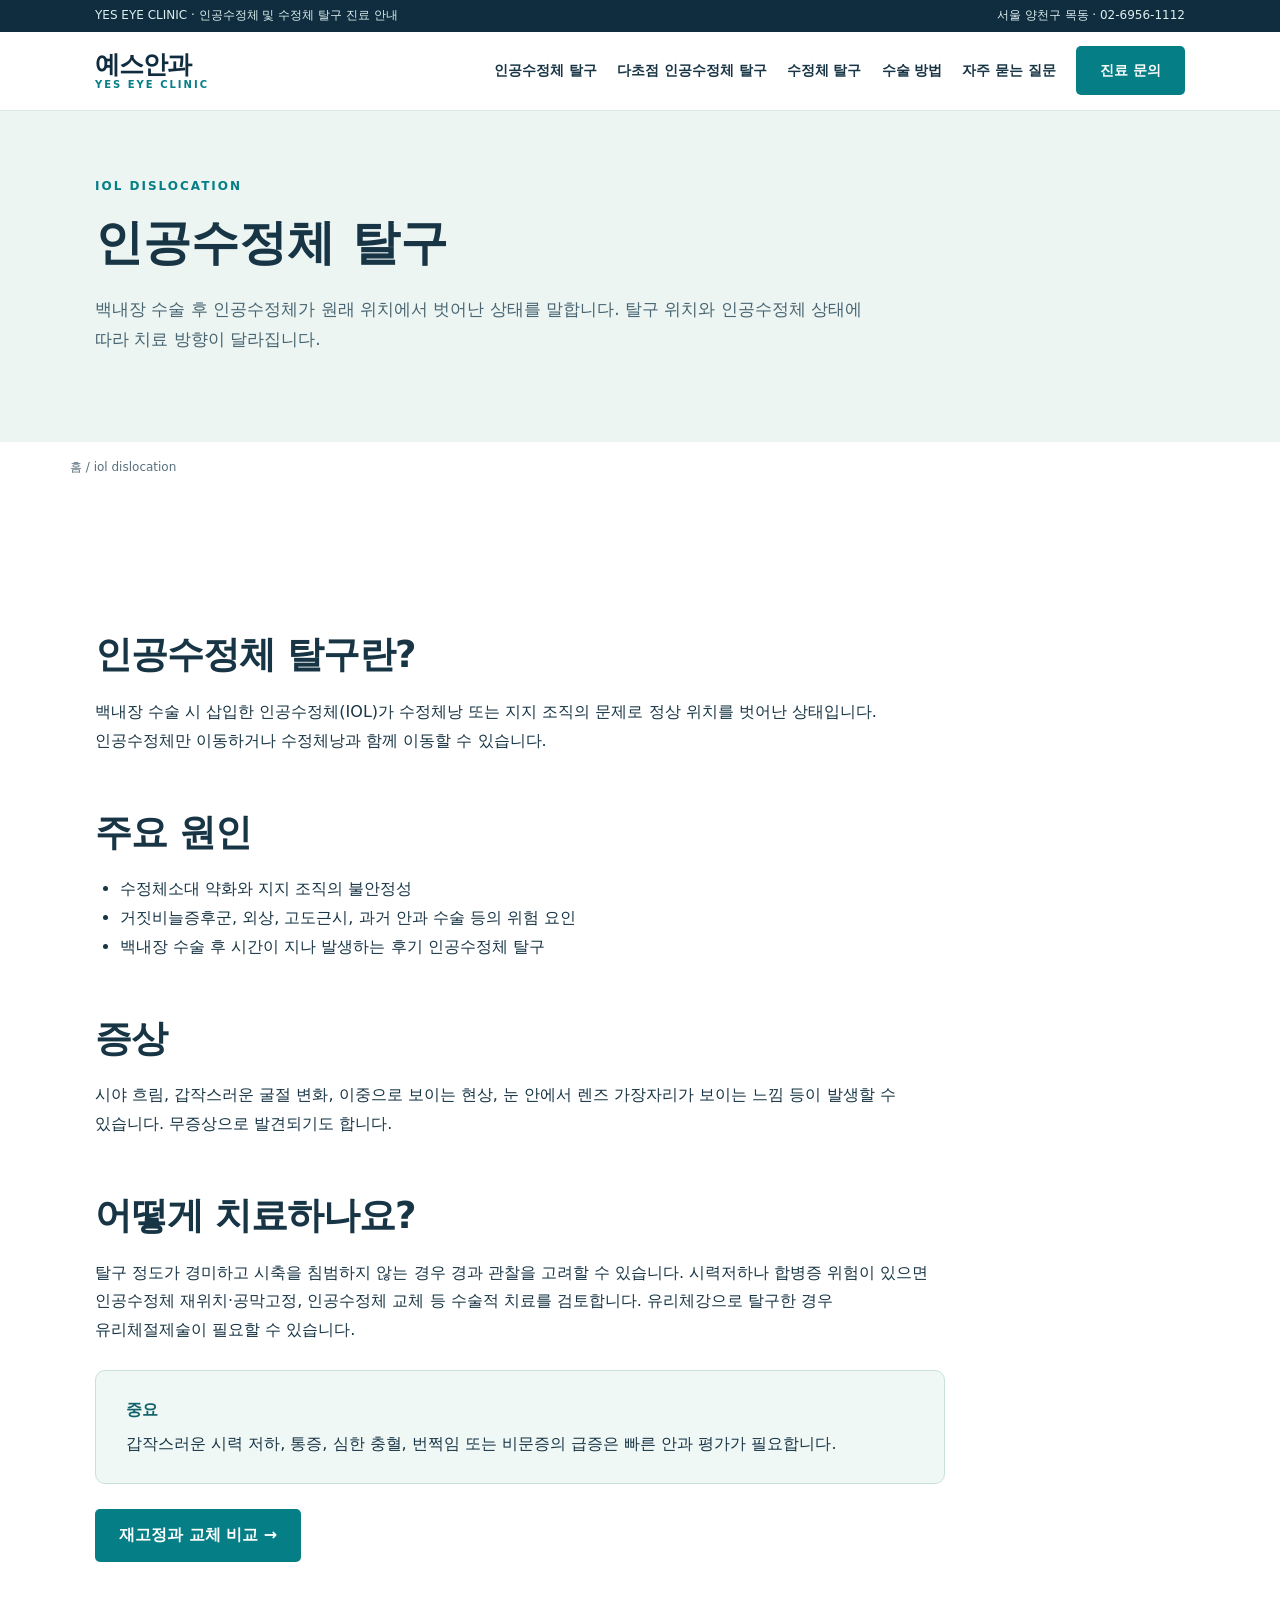
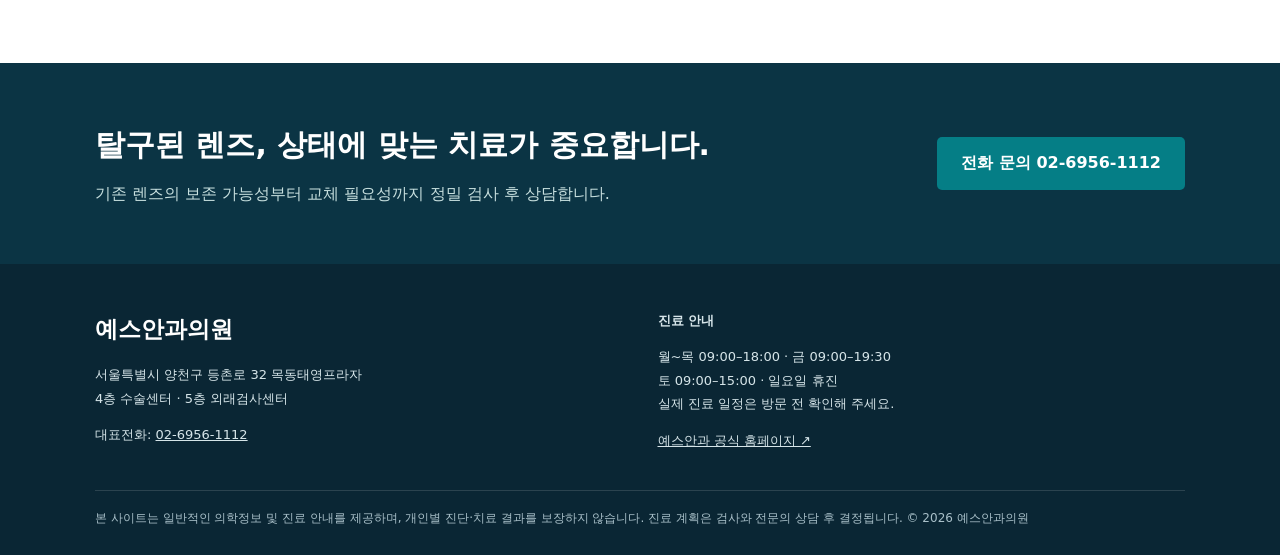
<file: iol-dislocation.html>
<!doctype html><html lang="ko"><head><meta charset="utf-8"><meta name="viewport" content="width=device-width, initial-scale=1"><title>인공수정체 탈구 원인·증상·치료 | 예스안과의원</title><meta name="description" content="백내장 수술 후 인공수정체 탈구가 발생하는 원인과 증상, 공막고정 및 인공수정체 교체 치료를 알아보세요."><meta name="robots" content="index,follow,max-image-preview:large"><meta name="author" content="예스안과의원"><link rel="canonical" href="https://수정체탈구.com/iol-dislocation.html"><meta property="og:type" content="website"><meta property="og:locale" content="ko_KR"><meta property="og:title" content="인공수정체 탈구 원인·증상·치료 | 예스안과의원"><meta property="og:description" content="백내장 수술 후 인공수정체 탈구가 발생하는 원인과 증상, 공막고정 및 인공수정체 교체 치료를 알아보세요."><meta property="og:url" content="https://수정체탈구.com/iol-dislocation.html"><meta property="og:image" content="https://수정체탈구.com/assets/og-image.svg"><meta name="twitter:card" content="summary_large_image"><style>
:root{--navy:#102d40;--ink:#183545;--muted:#58707d;--sea:#057e86;--mint:#eaf6f3;--line:#dce7e9;--sand:#f7f9f8}*{box-sizing:border-box}html{scroll-behavior:smooth}body{margin:0;font-family:'Noto Sans KR',system-ui,-apple-system,sans-serif;color:var(--ink);line-height:1.8;word-break:keep-all}a{color:inherit;text-decoration:none}a:hover{color:var(--sea)}.container{max-width:1140px;padding:0 25px;margin:auto}.skip{position:absolute;top:-100px}.skip:focus{top:0;background:white;z-index:20}.topline{background:var(--navy);color:#dcefed;font-size:12px;padding:5px 0}.topline .container{display:flex;justify-content:space-between}header{background:#fff;position:sticky;top:0;z-index:10;border-bottom:1px solid var(--line)}.head{display:flex;align-items:center;justify-content:space-between;min-height:78px;gap:25px}.logo{font-size:25px;font-weight:800;letter-spacing:-1px;color:var(--navy);line-height:1.1}.logo small{display:block;font-size:10px;font-weight:700;letter-spacing:2px;color:var(--sea)}nav{display:flex;align-items:center;gap:20px;font-size:14px;font-weight:600}nav a{white-space:nowrap}.btn{background:var(--sea);color:#fff!important;display:inline-block;border-radius:5px;padding:12px 24px;font-weight:700;text-align:center}.btn.outline{background:transparent;color:var(--navy)!important;border:1px solid var(--navy)}.hero{background:linear-gradient(118deg,#0b3042 0%,#164b55 65%,#28696b 100%);color:white;position:relative;overflow:hidden}.hero .container{display:grid;grid-template-columns:1.13fr .87fr;align-items:center;min-height:550px;gap:30px}.eyebrow{font-size:12px;letter-spacing:3px;text-transform:uppercase;color:#94d6cd;font-weight:700}.hero h1{font-size:clamp(34px,4vw,55px);line-height:1.4;letter-spacing:-2px;margin:18px 0}.hero p{font-size:17px;max-width:600px;color:#d5ecea}.actions{display:flex;gap:12px;flex-wrap:wrap;margin-top:28px}.hero .btn{background:#fff;color:#134452!important}.hero .outline{border-color:#9ed4d1;background:transparent;color:#fff!important}.eye-wrap{position:relative}.eye-wrap img{width:100%;display:block}.hero .orb{position:absolute;right:-15%;top:-10%;border:1px solid #ffffff22;border-radius:50%;width:400px;height:400px}.crumb{padding:15px 0;font-size:12px;color:var(--muted)}.innerhero{background:#edf5f3;padding:60px 0 70px}.innerhero h1{font-size:clamp(32px,4vw,48px);line-height:1.4;margin:10px 0}.innerhero p{max-width:800px;color:#486571;font-size:17px}.section{padding:85px 0}.section.tint{background:var(--sand)}.section.dark{background:var(--navy);color:white}.kicker{color:var(--sea);font-weight:800;letter-spacing:2px;font-size:12px}.section h2{font-size:clamp(26px,3vw,37px);line-height:1.45;letter-spacing:-1px;margin:10px 0 16px}.intro{max-width:760px;color:var(--muted);font-size:16px}.cards{display:grid;grid-template-columns:repeat(3,1fr);gap:20px;margin-top:35px}.card{background:white;border:1px solid var(--line);border-radius:12px;padding:30px;box-shadow:0 8px 28px #102d4009}.card h3{margin:9px 0 8px;font-size:21px}.card p{margin:0;color:var(--muted);font-size:14px}.number{font-size:13px;color:var(--sea);font-weight:800;letter-spacing:1px}.arrow{display:inline-block;margin-top:18px;color:var(--sea);font-weight:700}.split{display:grid;grid-template-columns:1fr 1fr;gap:50px;align-items:center}.stat{border-left:3px solid var(--sea);padding-left:20px;margin:22px 0}.pill{display:inline-block;background:#ddf2ef;border-radius:40px;padding:6px 15px;margin:5px;font-weight:700;font-size:13px}.info{padding:25px 30px;border:1px solid #c8dfdc;background:#f0f8f6;border-radius:10px;margin:25px 0}.info strong{display:block;color:#12626b;margin-bottom:5px}.stepgrid{display:grid;grid-template-columns:repeat(4,1fr);gap:15px;margin-top:30px}.step{border-top:3px solid var(--sea);padding:20px;background:#fff;border-radius:0 0 8px 8px}.step b{color:var(--sea);font-size:24px}.step h3{margin:8px 0}.step p{color:var(--muted);font-size:14px}.article{max-width:850px}.article h2{margin-top:50px}.article h3{font-size:21px;margin-top:28px}.article p,.article li{font-size:16px}.article ul{padding-left:25px}.faq details{border-bottom:1px solid var(--line);padding:20px 5px}.faq summary{font-weight:700;cursor:pointer;font-size:17px}.faq p{color:var(--muted);margin-bottom:0}.cta{background:#0b3444;color:white;padding:55px 0}.cta .container{display:flex;align-items:center;justify-content:space-between;gap:35px}.cta h2{font-size:30px;margin:0 0 8px}.cta p{margin:0;color:#c7dfde}.footer{background:#0a2634;color:#d6e5e9;padding:45px 0 25px;font-size:13px}.footer-grid{display:grid;grid-template-columns:1fr 1fr;gap:35px}.footer a{text-decoration:underline}.footnote{border-top:1px solid #ffffff22;margin-top:25px;padding-top:17px;font-size:12px;color:#a9c0c9}.mobilecall{display:none}.visual-box{background:linear-gradient(135deg,#e4f2ef,#fff);padding:28px;border-radius:18px}.visual-box img{width:100%}@media(max-width:900px){nav{gap:10px;font-size:12px}.hero .container{min-height:460px}.cards{grid-template-columns:1fr 1fr}.stepgrid{grid-template-columns:1fr 1fr}}@media(max-width:700px){.topline{display:none}.container{padding:0 19px}.head{display:block;padding:15px 0}.logo{display:inline-block;font-size:22px}nav{margin-top:15px;overflow:auto;gap:18px;padding-bottom:7px}nav .btn{display:none}.hero .container{grid-template-columns:1fr;min-height:auto;padding-top:60px;padding-bottom:45px}.hero h1{font-size:37px}.hero .eye-wrap{max-width:330px;margin:auto}.cards,.split,.stepgrid,.footer-grid{grid-template-columns:1fr}.section{padding:65px 0}.cta .container{display:block}.cta .btn{margin-top:20px}.mobilecall{display:block;position:fixed;bottom:0;left:0;right:0;z-index:30;background:var(--sea);color:white;text-align:center;padding:12px;font-weight:800}.footer{padding-bottom:90px}}</style><script type="application/ld+json">{"@context": "https://schema.org", "@type": "WebPage", "name": "인공수정체 탈구 원인·증상·치료 | 예스안과의원", "url": "https://수정체탈구.com/iol-dislocation.html", "description": "백내장 수술 후 인공수정체 탈구가 발생하는 원인과 증상, 공막고정 및 인공수정체 교체 치료를 알아보세요.", "inLanguage": "ko-KR", "publisher": {"@id": "https://수정체탈구.com/#clinic"}}</script>
<script type="application/ld+json">{"@context": "https://schema.org", "@type": "MedicalClinic", "@id": "https://수정체탈구.com/#clinic", "name": "예스안과의원", "url": "https://yes-oph.com/", "telephone": "02-6956-1112", "medicalSpecialty": "Ophthalmologic", "address": {"@type": "PostalAddress", "streetAddress": "등촌로 32 목동태영프라자 4층·5층", "addressLocality": "양천구", "addressRegion": "서울특별시", "addressCountry": "KR"}, "employee": [{"@type": "Physician", "name": "엄영섭"}, {"@type": "Physician", "name": "박진환"}, {"@type": "Physician", "name": "송영빈"}, {"@type": "Physician", "name": "나미리"}]}</script></head><body><a class="skip" href="#main">본문 바로가기</a><div class="topline"><div class="container"><span>YES EYE CLINIC · 인공수정체 및 수정체 탈구 진료 안내</span><span>서울 양천구 목동 · 02-6956-1112</span></div></div><header><div class="container head"><a class="logo" href="./">예스안과<small>YES EYE CLINIC</small></a><nav aria-label="주요 메뉴"><a href="./iol-dislocation.html">인공수정체 탈구</a><a href="./multifocal-iol.html">다초점 인공수정체 탈구</a><a href="./lens-dislocation.html">수정체 탈구</a><a href="./treatment.html">수술 방법</a><a href="./faq.html">자주 묻는 질문</a><a class="btn" href="tel:0269561112">진료 문의</a></nav></div></header><main id="main"><div class="innerhero"><div class="container"><span class="kicker">IOL DISLOCATION</span><h1>인공수정체 탈구</h1><p>백내장 수술 후 인공수정체가 원래 위치에서 벗어난 상태를 말합니다. 탈구 위치와 인공수정체 상태에 따라 치료 방향이 달라집니다.</p></div></div><div class="container crumb"><a href="./">홈</a> / iol dislocation</div><section class="section"><div class="container"><article class="article"><h2>인공수정체 탈구란?</h2><p>백내장 수술 시 삽입한 인공수정체(IOL)가 수정체낭 또는 지지 조직의 문제로 정상 위치를 벗어난 상태입니다. 인공수정체만 이동하거나 수정체낭과 함께 이동할 수 있습니다.</p><h2>주요 원인</h2><ul><li>수정체소대 약화와 지지 조직의 불안정성</li><li>거짓비늘증후군, 외상, 고도근시, 과거 안과 수술 등의 위험 요인</li><li>백내장 수술 후 시간이 지나 발생하는 후기 인공수정체 탈구</li></ul><h2>증상</h2><p>시야 흐림, 갑작스러운 굴절 변화, 이중으로 보이는 현상, 눈 안에서 렌즈 가장자리가 보이는 느낌 등이 발생할 수 있습니다. 무증상으로 발견되기도 합니다.</p><h2>어떻게 치료하나요?</h2><p>탈구 정도가 경미하고 시축을 침범하지 않는 경우 경과 관찰을 고려할 수 있습니다. 시력저하나 합병증 위험이 있으면 인공수정체 재위치·공막고정, 인공수정체 교체 등 수술적 치료를 검토합니다. 유리체강으로 탈구한 경우 유리체절제술이 필요할 수 있습니다.</p><div class="info"><strong>중요</strong>갑작스러운 시력 저하, 통증, 심한 충혈, 번쩍임 또는 비문증의 급증은 빠른 안과 평가가 필요합니다.</div><p><a class="btn" href="./treatment.html">재고정과 교체 비교 →</a></p></article></div></section></main><section class="cta"><div class="container"><div><h2>탈구된 렌즈, 상태에 맞는 치료가 중요합니다.</h2><p>기존 렌즈의 보존 가능성부터 교체 필요성까지 정밀 검사 후 상담합니다.</p></div><a href="tel:0269561112" class="btn">전화 문의 02-6956-1112</a></div></section><footer class="footer"><div class="container"><div class="footer-grid"><div><strong style="font-size:23px;color:white">예스안과의원</strong><p>서울특별시 양천구 등촌로 32 목동태영프라자<br>4층 수술센터 · 5층 외래검사센터</p><p>대표전화: <a href="tel:0269561112">02-6956-1112</a></p></div><div><strong>진료 안내</strong><p>월~목 09:00–18:00 · 금 09:00–19:30<br>토 09:00–15:00 · 일요일 휴진<br>실제 진료 일정은 방문 전 확인해 주세요.</p><p><a href="https://yes-oph.com/" rel="noopener">예스안과 공식 홈페이지 ↗</a></p></div></div><div class="footnote">본 사이트는 일반적인 의학정보 및 진료 안내를 제공하며, 개인별 진단·치료 결과를 보장하지 않습니다. 진료 계획은 검사와 전문의 상담 후 결정됩니다. © 2026 예스안과의원</div></div></footer><a class="mobilecall" href="tel:0269561112">전화 문의 · 02-6956-1112</a></body></html>
</file>
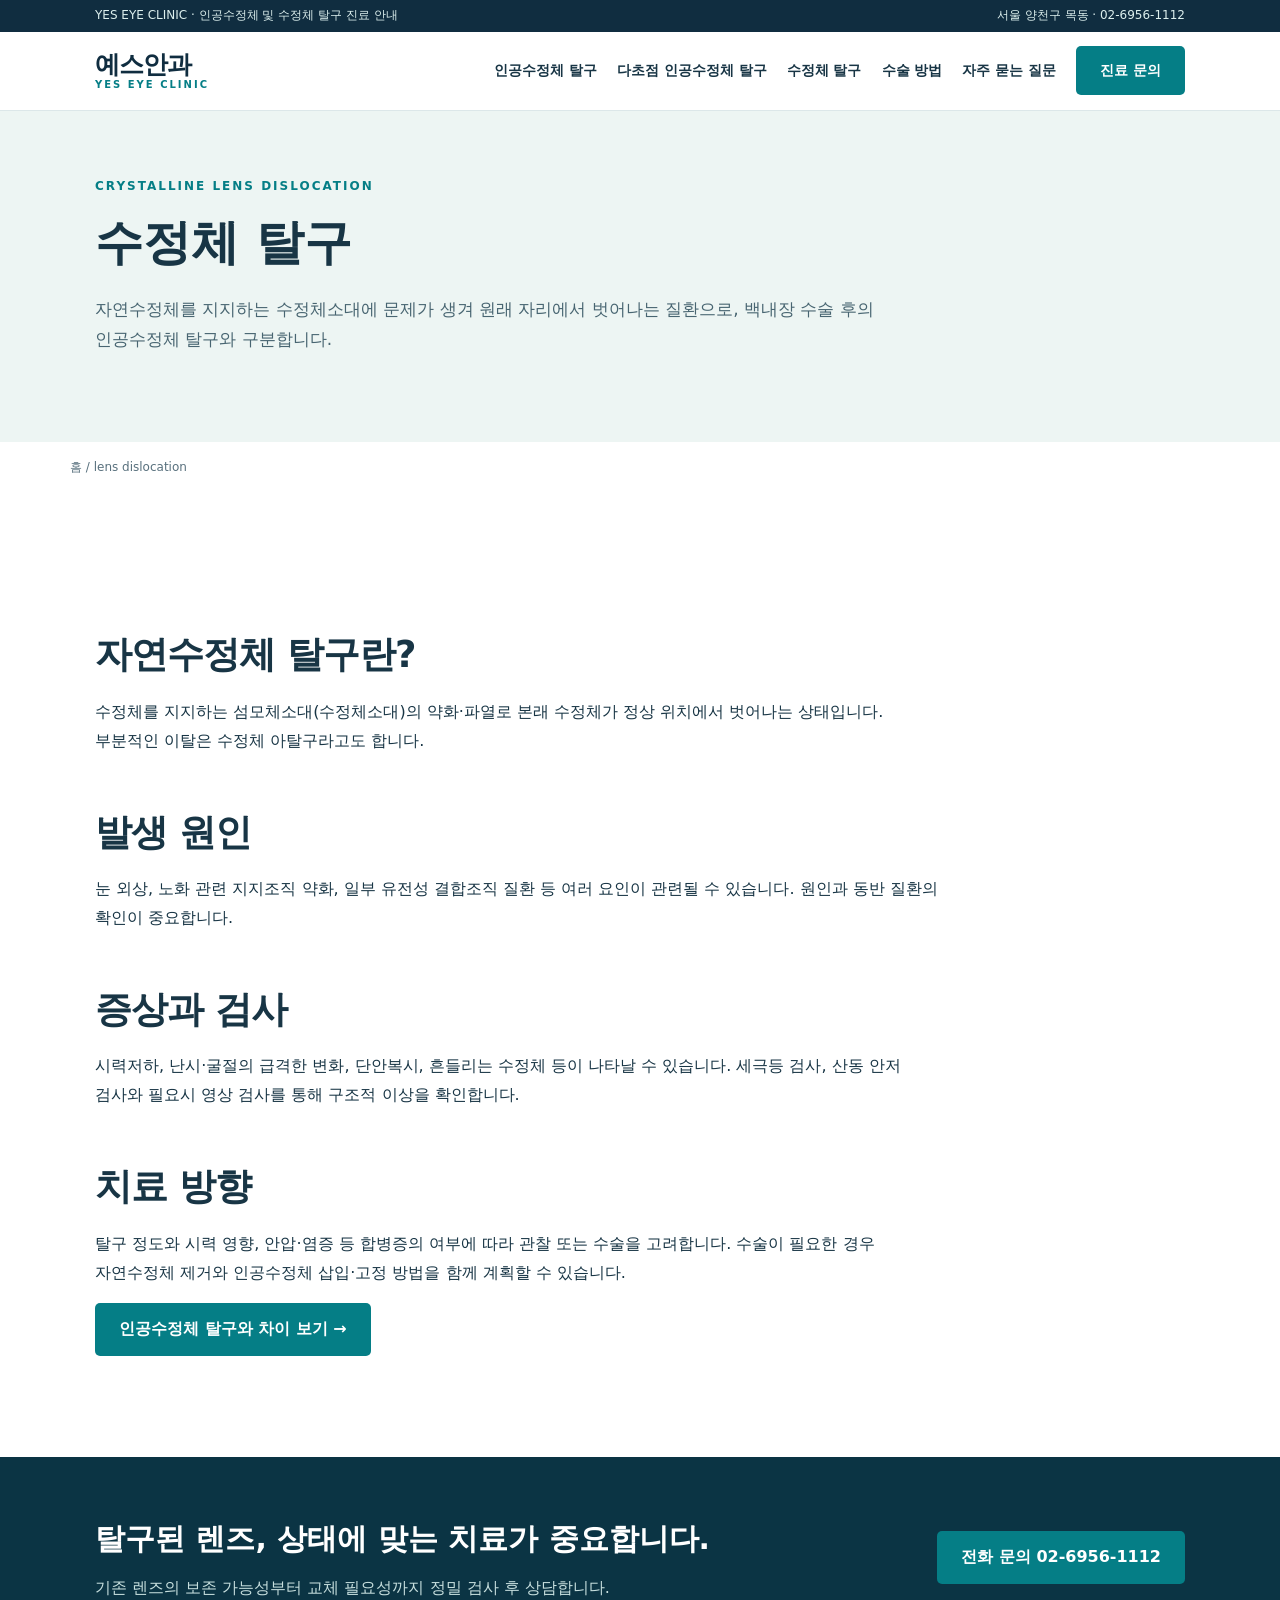
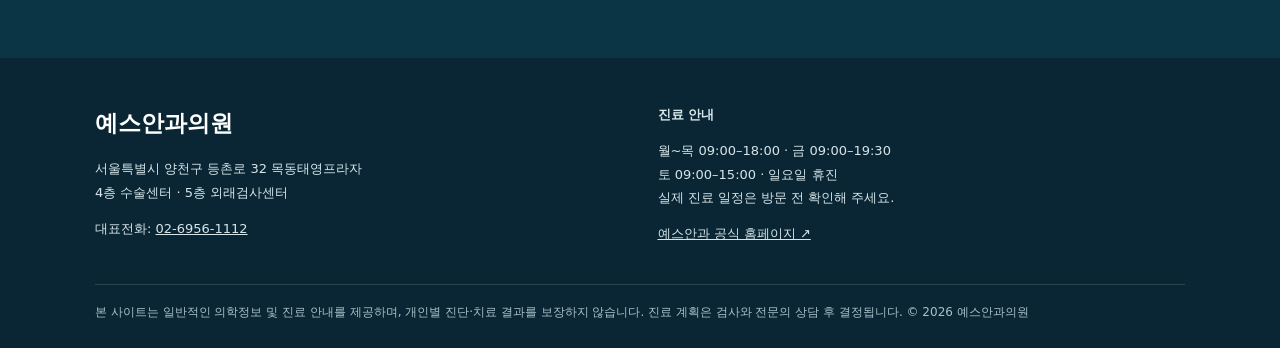
<file: lens-dislocation.html>
<!doctype html><html lang="ko"><head><meta charset="utf-8"><meta name="viewport" content="width=device-width, initial-scale=1"><title>수정체 탈구 원인·증상·수술 | 예스안과의원</title><meta name="description" content="자연수정체 탈구의 원인, 수정체소대 손상, 검사와 수술 방법을 설명합니다. 인공수정체 탈구와 차이도 안내합니다."><meta name="robots" content="index,follow,max-image-preview:large"><meta name="author" content="예스안과의원"><link rel="canonical" href="https://수정체탈구.com/lens-dislocation.html"><meta property="og:type" content="website"><meta property="og:locale" content="ko_KR"><meta property="og:title" content="수정체 탈구 원인·증상·수술 | 예스안과의원"><meta property="og:description" content="자연수정체 탈구의 원인, 수정체소대 손상, 검사와 수술 방법을 설명합니다. 인공수정체 탈구와 차이도 안내합니다."><meta property="og:url" content="https://수정체탈구.com/lens-dislocation.html"><meta property="og:image" content="https://수정체탈구.com/assets/og-image.svg"><meta name="twitter:card" content="summary_large_image"><style>
:root{--navy:#102d40;--ink:#183545;--muted:#58707d;--sea:#057e86;--mint:#eaf6f3;--line:#dce7e9;--sand:#f7f9f8}*{box-sizing:border-box}html{scroll-behavior:smooth}body{margin:0;font-family:'Noto Sans KR',system-ui,-apple-system,sans-serif;color:var(--ink);line-height:1.8;word-break:keep-all}a{color:inherit;text-decoration:none}a:hover{color:var(--sea)}.container{max-width:1140px;padding:0 25px;margin:auto}.skip{position:absolute;top:-100px}.skip:focus{top:0;background:white;z-index:20}.topline{background:var(--navy);color:#dcefed;font-size:12px;padding:5px 0}.topline .container{display:flex;justify-content:space-between}header{background:#fff;position:sticky;top:0;z-index:10;border-bottom:1px solid var(--line)}.head{display:flex;align-items:center;justify-content:space-between;min-height:78px;gap:25px}.logo{font-size:25px;font-weight:800;letter-spacing:-1px;color:var(--navy);line-height:1.1}.logo small{display:block;font-size:10px;font-weight:700;letter-spacing:2px;color:var(--sea)}nav{display:flex;align-items:center;gap:20px;font-size:14px;font-weight:600}nav a{white-space:nowrap}.btn{background:var(--sea);color:#fff!important;display:inline-block;border-radius:5px;padding:12px 24px;font-weight:700;text-align:center}.btn.outline{background:transparent;color:var(--navy)!important;border:1px solid var(--navy)}.hero{background:linear-gradient(118deg,#0b3042 0%,#164b55 65%,#28696b 100%);color:white;position:relative;overflow:hidden}.hero .container{display:grid;grid-template-columns:1.13fr .87fr;align-items:center;min-height:550px;gap:30px}.eyebrow{font-size:12px;letter-spacing:3px;text-transform:uppercase;color:#94d6cd;font-weight:700}.hero h1{font-size:clamp(34px,4vw,55px);line-height:1.4;letter-spacing:-2px;margin:18px 0}.hero p{font-size:17px;max-width:600px;color:#d5ecea}.actions{display:flex;gap:12px;flex-wrap:wrap;margin-top:28px}.hero .btn{background:#fff;color:#134452!important}.hero .outline{border-color:#9ed4d1;background:transparent;color:#fff!important}.eye-wrap{position:relative}.eye-wrap img{width:100%;display:block}.hero .orb{position:absolute;right:-15%;top:-10%;border:1px solid #ffffff22;border-radius:50%;width:400px;height:400px}.crumb{padding:15px 0;font-size:12px;color:var(--muted)}.innerhero{background:#edf5f3;padding:60px 0 70px}.innerhero h1{font-size:clamp(32px,4vw,48px);line-height:1.4;margin:10px 0}.innerhero p{max-width:800px;color:#486571;font-size:17px}.section{padding:85px 0}.section.tint{background:var(--sand)}.section.dark{background:var(--navy);color:white}.kicker{color:var(--sea);font-weight:800;letter-spacing:2px;font-size:12px}.section h2{font-size:clamp(26px,3vw,37px);line-height:1.45;letter-spacing:-1px;margin:10px 0 16px}.intro{max-width:760px;color:var(--muted);font-size:16px}.cards{display:grid;grid-template-columns:repeat(3,1fr);gap:20px;margin-top:35px}.card{background:white;border:1px solid var(--line);border-radius:12px;padding:30px;box-shadow:0 8px 28px #102d4009}.card h3{margin:9px 0 8px;font-size:21px}.card p{margin:0;color:var(--muted);font-size:14px}.number{font-size:13px;color:var(--sea);font-weight:800;letter-spacing:1px}.arrow{display:inline-block;margin-top:18px;color:var(--sea);font-weight:700}.split{display:grid;grid-template-columns:1fr 1fr;gap:50px;align-items:center}.stat{border-left:3px solid var(--sea);padding-left:20px;margin:22px 0}.pill{display:inline-block;background:#ddf2ef;border-radius:40px;padding:6px 15px;margin:5px;font-weight:700;font-size:13px}.info{padding:25px 30px;border:1px solid #c8dfdc;background:#f0f8f6;border-radius:10px;margin:25px 0}.info strong{display:block;color:#12626b;margin-bottom:5px}.stepgrid{display:grid;grid-template-columns:repeat(4,1fr);gap:15px;margin-top:30px}.step{border-top:3px solid var(--sea);padding:20px;background:#fff;border-radius:0 0 8px 8px}.step b{color:var(--sea);font-size:24px}.step h3{margin:8px 0}.step p{color:var(--muted);font-size:14px}.article{max-width:850px}.article h2{margin-top:50px}.article h3{font-size:21px;margin-top:28px}.article p,.article li{font-size:16px}.article ul{padding-left:25px}.faq details{border-bottom:1px solid var(--line);padding:20px 5px}.faq summary{font-weight:700;cursor:pointer;font-size:17px}.faq p{color:var(--muted);margin-bottom:0}.cta{background:#0b3444;color:white;padding:55px 0}.cta .container{display:flex;align-items:center;justify-content:space-between;gap:35px}.cta h2{font-size:30px;margin:0 0 8px}.cta p{margin:0;color:#c7dfde}.footer{background:#0a2634;color:#d6e5e9;padding:45px 0 25px;font-size:13px}.footer-grid{display:grid;grid-template-columns:1fr 1fr;gap:35px}.footer a{text-decoration:underline}.footnote{border-top:1px solid #ffffff22;margin-top:25px;padding-top:17px;font-size:12px;color:#a9c0c9}.mobilecall{display:none}.visual-box{background:linear-gradient(135deg,#e4f2ef,#fff);padding:28px;border-radius:18px}.visual-box img{width:100%}@media(max-width:900px){nav{gap:10px;font-size:12px}.hero .container{min-height:460px}.cards{grid-template-columns:1fr 1fr}.stepgrid{grid-template-columns:1fr 1fr}}@media(max-width:700px){.topline{display:none}.container{padding:0 19px}.head{display:block;padding:15px 0}.logo{display:inline-block;font-size:22px}nav{margin-top:15px;overflow:auto;gap:18px;padding-bottom:7px}nav .btn{display:none}.hero .container{grid-template-columns:1fr;min-height:auto;padding-top:60px;padding-bottom:45px}.hero h1{font-size:37px}.hero .eye-wrap{max-width:330px;margin:auto}.cards,.split,.stepgrid,.footer-grid{grid-template-columns:1fr}.section{padding:65px 0}.cta .container{display:block}.cta .btn{margin-top:20px}.mobilecall{display:block;position:fixed;bottom:0;left:0;right:0;z-index:30;background:var(--sea);color:white;text-align:center;padding:12px;font-weight:800}.footer{padding-bottom:90px}}</style><script type="application/ld+json">{"@context": "https://schema.org", "@type": "WebPage", "name": "수정체 탈구 원인·증상·수술 | 예스안과의원", "url": "https://수정체탈구.com/lens-dislocation.html", "description": "자연수정체 탈구의 원인, 수정체소대 손상, 검사와 수술 방법을 설명합니다. 인공수정체 탈구와 차이도 안내합니다.", "inLanguage": "ko-KR", "publisher": {"@id": "https://수정체탈구.com/#clinic"}}</script>
<script type="application/ld+json">{"@context": "https://schema.org", "@type": "MedicalClinic", "@id": "https://수정체탈구.com/#clinic", "name": "예스안과의원", "url": "https://yes-oph.com/", "telephone": "02-6956-1112", "medicalSpecialty": "Ophthalmologic", "address": {"@type": "PostalAddress", "streetAddress": "등촌로 32 목동태영프라자 4층·5층", "addressLocality": "양천구", "addressRegion": "서울특별시", "addressCountry": "KR"}, "employee": [{"@type": "Physician", "name": "엄영섭"}, {"@type": "Physician", "name": "박진환"}, {"@type": "Physician", "name": "송영빈"}, {"@type": "Physician", "name": "나미리"}]}</script></head><body><a class="skip" href="#main">본문 바로가기</a><div class="topline"><div class="container"><span>YES EYE CLINIC · 인공수정체 및 수정체 탈구 진료 안내</span><span>서울 양천구 목동 · 02-6956-1112</span></div></div><header><div class="container head"><a class="logo" href="./">예스안과<small>YES EYE CLINIC</small></a><nav aria-label="주요 메뉴"><a href="./iol-dislocation.html">인공수정체 탈구</a><a href="./multifocal-iol.html">다초점 인공수정체 탈구</a><a href="./lens-dislocation.html">수정체 탈구</a><a href="./treatment.html">수술 방법</a><a href="./faq.html">자주 묻는 질문</a><a class="btn" href="tel:0269561112">진료 문의</a></nav></div></header><main id="main"><div class="innerhero"><div class="container"><span class="kicker">CRYSTALLINE LENS DISLOCATION</span><h1>수정체 탈구</h1><p>자연수정체를 지지하는 수정체소대에 문제가 생겨 원래 자리에서 벗어나는 질환으로, 백내장 수술 후의 인공수정체 탈구와 구분합니다.</p></div></div><div class="container crumb"><a href="./">홈</a> / lens dislocation</div><section class="section"><div class="container"><article class="article"><h2>자연수정체 탈구란?</h2><p>수정체를 지지하는 섬모체소대(수정체소대)의 약화·파열로 본래 수정체가 정상 위치에서 벗어나는 상태입니다. 부분적인 이탈은 수정체 아탈구라고도 합니다.</p><h2>발생 원인</h2><p>눈 외상, 노화 관련 지지조직 약화, 일부 유전성 결합조직 질환 등 여러 요인이 관련될 수 있습니다. 원인과 동반 질환의 확인이 중요합니다.</p><h2>증상과 검사</h2><p>시력저하, 난시·굴절의 급격한 변화, 단안복시, 흔들리는 수정체 등이 나타날 수 있습니다. 세극등 검사, 산동 안저 검사와 필요시 영상 검사를 통해 구조적 이상을 확인합니다.</p><h2>치료 방향</h2><p>탈구 정도와 시력 영향, 안압·염증 등 합병증의 여부에 따라 관찰 또는 수술을 고려합니다. 수술이 필요한 경우 자연수정체 제거와 인공수정체 삽입·고정 방법을 함께 계획할 수 있습니다.</p><p><a class="btn" href="./iol-dislocation.html">인공수정체 탈구와 차이 보기 →</a></p></article></div></section></main><section class="cta"><div class="container"><div><h2>탈구된 렌즈, 상태에 맞는 치료가 중요합니다.</h2><p>기존 렌즈의 보존 가능성부터 교체 필요성까지 정밀 검사 후 상담합니다.</p></div><a href="tel:0269561112" class="btn">전화 문의 02-6956-1112</a></div></section><footer class="footer"><div class="container"><div class="footer-grid"><div><strong style="font-size:23px;color:white">예스안과의원</strong><p>서울특별시 양천구 등촌로 32 목동태영프라자<br>4층 수술센터 · 5층 외래검사센터</p><p>대표전화: <a href="tel:0269561112">02-6956-1112</a></p></div><div><strong>진료 안내</strong><p>월~목 09:00–18:00 · 금 09:00–19:30<br>토 09:00–15:00 · 일요일 휴진<br>실제 진료 일정은 방문 전 확인해 주세요.</p><p><a href="https://yes-oph.com/" rel="noopener">예스안과 공식 홈페이지 ↗</a></p></div></div><div class="footnote">본 사이트는 일반적인 의학정보 및 진료 안내를 제공하며, 개인별 진단·치료 결과를 보장하지 않습니다. 진료 계획은 검사와 전문의 상담 후 결정됩니다. © 2026 예스안과의원</div></div></footer><a class="mobilecall" href="tel:0269561112">전화 문의 · 02-6956-1112</a></body></html>
</file>
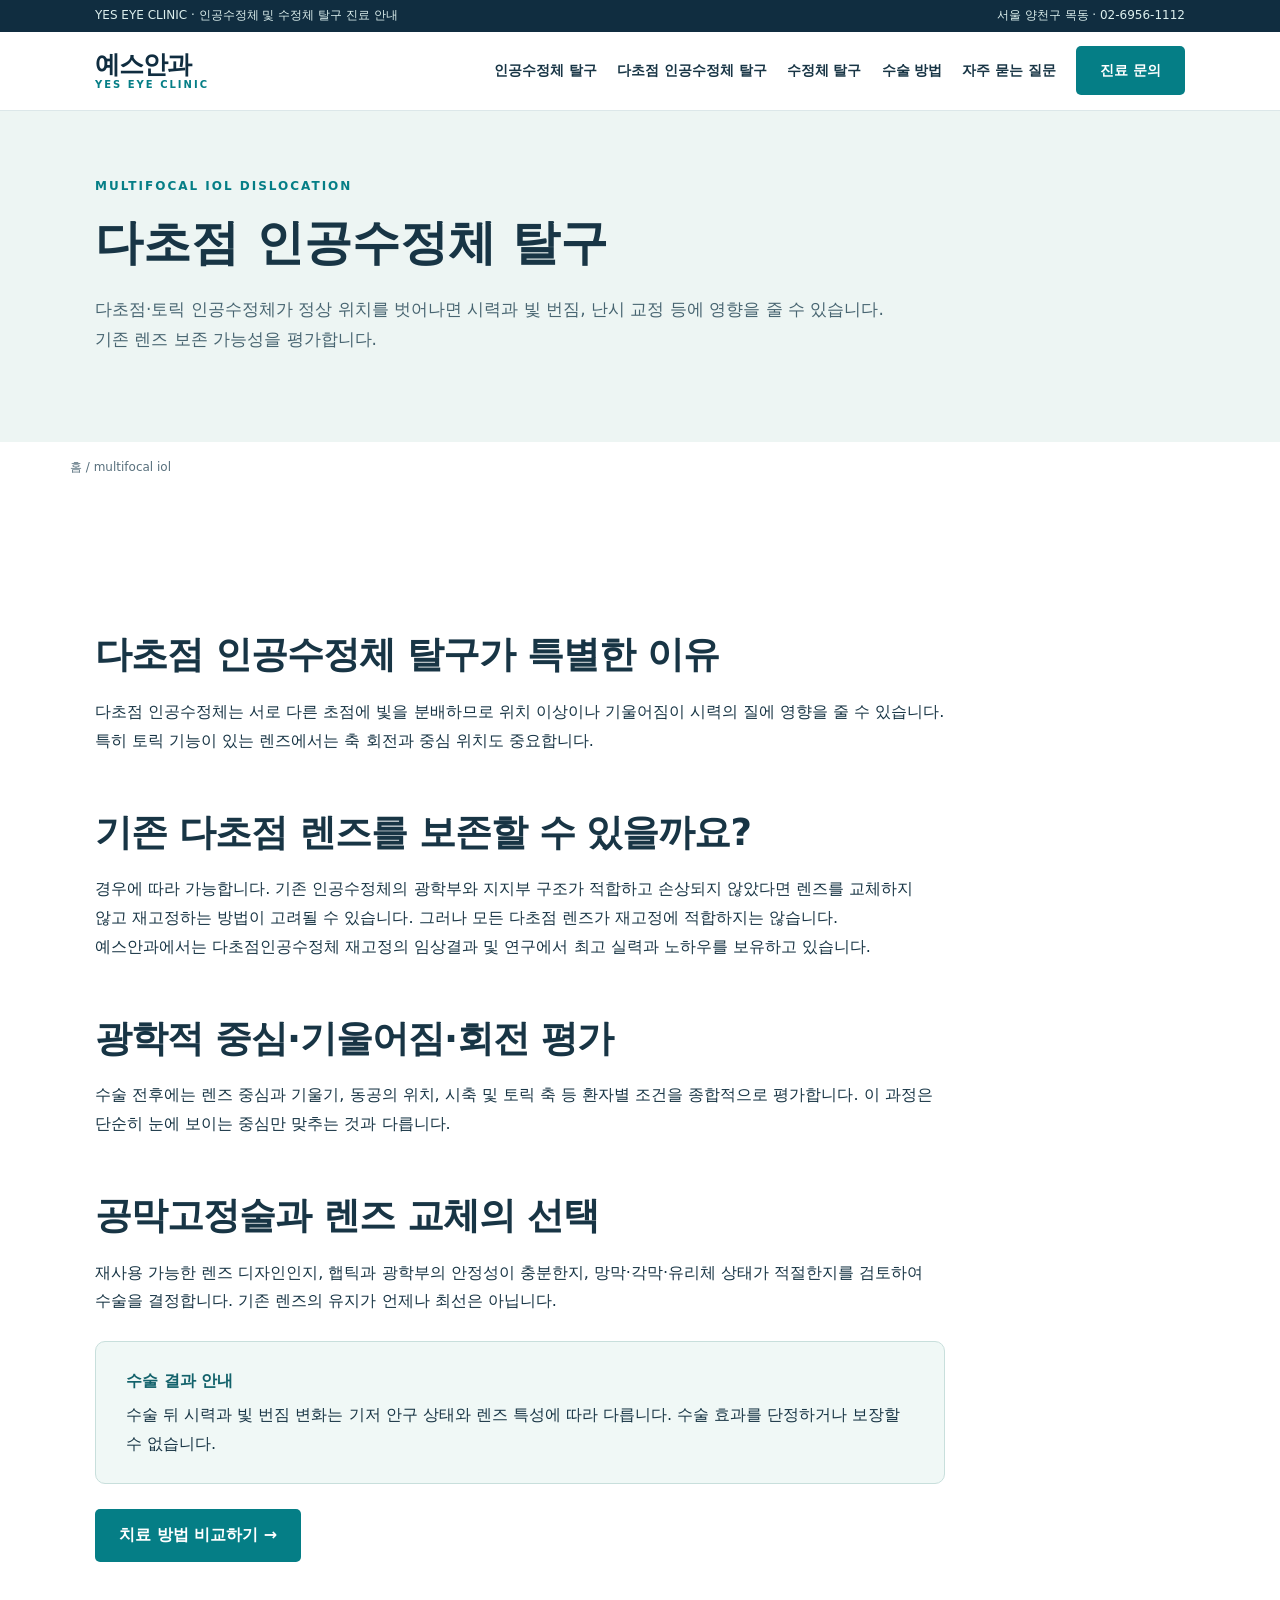
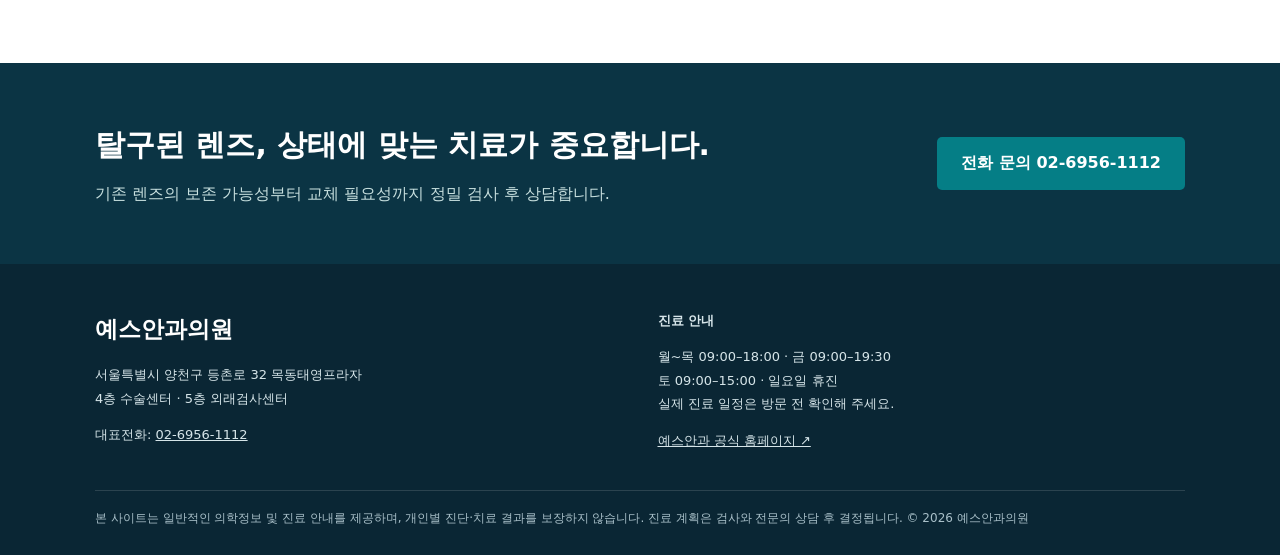
<file: multifocal-iol.html>
<!doctype html><html lang="ko"><head><meta charset="utf-8"><meta name="viewport" content="width=device-width, initial-scale=1"><title>다초점 인공수정체 탈구 복원·재고정 | 예스안과의원</title><meta name="description" content="다초점 인공수정체 탈구 시 기존 렌즈의 공막고정·재고정 가능성, 광학적 중심과 교체 여부를 안내합니다."><meta name="robots" content="index,follow,max-image-preview:large"><meta name="author" content="예스안과의원"><link rel="canonical" href="https://수정체탈구.com/multifocal-iol.html"><meta property="og:type" content="website"><meta property="og:locale" content="ko_KR"><meta property="og:title" content="다초점 인공수정체 탈구 복원·재고정 | 예스안과의원"><meta property="og:description" content="다초점 인공수정체 탈구 시 기존 렌즈의 공막고정·재고정 가능성, 광학적 중심과 교체 여부를 안내합니다."><meta property="og:url" content="https://수정체탈구.com/multifocal-iol.html"><meta property="og:image" content="https://수정체탈구.com/assets/og-image.svg"><meta name="twitter:card" content="summary_large_image"><style>
:root{--navy:#102d40;--ink:#183545;--muted:#58707d;--sea:#057e86;--mint:#eaf6f3;--line:#dce7e9;--sand:#f7f9f8}*{box-sizing:border-box}html{scroll-behavior:smooth}body{margin:0;font-family:'Noto Sans KR',system-ui,-apple-system,sans-serif;color:var(--ink);line-height:1.8;word-break:keep-all}a{color:inherit;text-decoration:none}a:hover{color:var(--sea)}.container{max-width:1140px;padding:0 25px;margin:auto}.skip{position:absolute;top:-100px}.skip:focus{top:0;background:white;z-index:20}.topline{background:var(--navy);color:#dcefed;font-size:12px;padding:5px 0}.topline .container{display:flex;justify-content:space-between}header{background:#fff;position:sticky;top:0;z-index:10;border-bottom:1px solid var(--line)}.head{display:flex;align-items:center;justify-content:space-between;min-height:78px;gap:25px}.logo{font-size:25px;font-weight:800;letter-spacing:-1px;color:var(--navy);line-height:1.1}.logo small{display:block;font-size:10px;font-weight:700;letter-spacing:2px;color:var(--sea)}nav{display:flex;align-items:center;gap:20px;font-size:14px;font-weight:600}nav a{white-space:nowrap}.btn{background:var(--sea);color:#fff!important;display:inline-block;border-radius:5px;padding:12px 24px;font-weight:700;text-align:center}.btn.outline{background:transparent;color:var(--navy)!important;border:1px solid var(--navy)}.hero{background:linear-gradient(118deg,#0b3042 0%,#164b55 65%,#28696b 100%);color:white;position:relative;overflow:hidden}.hero .container{display:grid;grid-template-columns:1.13fr .87fr;align-items:center;min-height:550px;gap:30px}.eyebrow{font-size:12px;letter-spacing:3px;text-transform:uppercase;color:#94d6cd;font-weight:700}.hero h1{font-size:clamp(34px,4vw,55px);line-height:1.4;letter-spacing:-2px;margin:18px 0}.hero p{font-size:17px;max-width:600px;color:#d5ecea}.actions{display:flex;gap:12px;flex-wrap:wrap;margin-top:28px}.hero .btn{background:#fff;color:#134452!important}.hero .outline{border-color:#9ed4d1;background:transparent;color:#fff!important}.eye-wrap{position:relative}.eye-wrap img{width:100%;display:block}.hero .orb{position:absolute;right:-15%;top:-10%;border:1px solid #ffffff22;border-radius:50%;width:400px;height:400px}.crumb{padding:15px 0;font-size:12px;color:var(--muted)}.innerhero{background:#edf5f3;padding:60px 0 70px}.innerhero h1{font-size:clamp(32px,4vw,48px);line-height:1.4;margin:10px 0}.innerhero p{max-width:800px;color:#486571;font-size:17px}.section{padding:85px 0}.section.tint{background:var(--sand)}.section.dark{background:var(--navy);color:white}.kicker{color:var(--sea);font-weight:800;letter-spacing:2px;font-size:12px}.section h2{font-size:clamp(26px,3vw,37px);line-height:1.45;letter-spacing:-1px;margin:10px 0 16px}.intro{max-width:760px;color:var(--muted);font-size:16px}.cards{display:grid;grid-template-columns:repeat(3,1fr);gap:20px;margin-top:35px}.card{background:white;border:1px solid var(--line);border-radius:12px;padding:30px;box-shadow:0 8px 28px #102d4009}.card h3{margin:9px 0 8px;font-size:21px}.card p{margin:0;color:var(--muted);font-size:14px}.number{font-size:13px;color:var(--sea);font-weight:800;letter-spacing:1px}.arrow{display:inline-block;margin-top:18px;color:var(--sea);font-weight:700}.split{display:grid;grid-template-columns:1fr 1fr;gap:50px;align-items:center}.stat{border-left:3px solid var(--sea);padding-left:20px;margin:22px 0}.pill{display:inline-block;background:#ddf2ef;border-radius:40px;padding:6px 15px;margin:5px;font-weight:700;font-size:13px}.info{padding:25px 30px;border:1px solid #c8dfdc;background:#f0f8f6;border-radius:10px;margin:25px 0}.info strong{display:block;color:#12626b;margin-bottom:5px}.stepgrid{display:grid;grid-template-columns:repeat(4,1fr);gap:15px;margin-top:30px}.step{border-top:3px solid var(--sea);padding:20px;background:#fff;border-radius:0 0 8px 8px}.step b{color:var(--sea);font-size:24px}.step h3{margin:8px 0}.step p{color:var(--muted);font-size:14px}.article{max-width:850px}.article h2{margin-top:50px}.article h3{font-size:21px;margin-top:28px}.article p,.article li{font-size:16px}.article ul{padding-left:25px}.faq details{border-bottom:1px solid var(--line);padding:20px 5px}.faq summary{font-weight:700;cursor:pointer;font-size:17px}.faq p{color:var(--muted);margin-bottom:0}.cta{background:#0b3444;color:white;padding:55px 0}.cta .container{display:flex;align-items:center;justify-content:space-between;gap:35px}.cta h2{font-size:30px;margin:0 0 8px}.cta p{margin:0;color:#c7dfde}.footer{background:#0a2634;color:#d6e5e9;padding:45px 0 25px;font-size:13px}.footer-grid{display:grid;grid-template-columns:1fr 1fr;gap:35px}.footer a{text-decoration:underline}.footnote{border-top:1px solid #ffffff22;margin-top:25px;padding-top:17px;font-size:12px;color:#a9c0c9}.mobilecall{display:none}.visual-box{background:linear-gradient(135deg,#e4f2ef,#fff);padding:28px;border-radius:18px}.visual-box img{width:100%}@media(max-width:900px){nav{gap:10px;font-size:12px}.hero .container{min-height:460px}.cards{grid-template-columns:1fr 1fr}.stepgrid{grid-template-columns:1fr 1fr}}@media(max-width:700px){.topline{display:none}.container{padding:0 19px}.head{display:block;padding:15px 0}.logo{display:inline-block;font-size:22px}nav{margin-top:15px;overflow:auto;gap:18px;padding-bottom:7px}nav .btn{display:none}.hero .container{grid-template-columns:1fr;min-height:auto;padding-top:60px;padding-bottom:45px}.hero h1{font-size:37px}.hero .eye-wrap{max-width:330px;margin:auto}.cards,.split,.stepgrid,.footer-grid{grid-template-columns:1fr}.section{padding:65px 0}.cta .container{display:block}.cta .btn{margin-top:20px}.mobilecall{display:block;position:fixed;bottom:0;left:0;right:0;z-index:30;background:var(--sea);color:white;text-align:center;padding:12px;font-weight:800}.footer{padding-bottom:90px}}</style><script type="application/ld+json">{"@context": "https://schema.org", "@type": "WebPage", "name": "다초점 인공수정체 탈구 복원·재고정 | 예스안과의원", "url": "https://수정체탈구.com/multifocal-iol.html", "description": "다초점 인공수정체 탈구 시 기존 렌즈의 공막고정·재고정 가능성, 광학적 중심과 교체 여부를 안내합니다.", "inLanguage": "ko-KR", "publisher": {"@id": "https://수정체탈구.com/#clinic"}}</script>
<script type="application/ld+json">{"@context": "https://schema.org", "@type": "MedicalClinic", "@id": "https://수정체탈구.com/#clinic", "name": "예스안과의원", "url": "https://yes-oph.com/", "telephone": "02-6956-1112", "medicalSpecialty": "Ophthalmologic", "address": {"@type": "PostalAddress", "streetAddress": "등촌로 32 목동태영프라자 4층·5층", "addressLocality": "양천구", "addressRegion": "서울특별시", "addressCountry": "KR"}, "employee": [{"@type": "Physician", "name": "엄영섭"}, {"@type": "Physician", "name": "박진환"}, {"@type": "Physician", "name": "송영빈"}, {"@type": "Physician", "name": "나미리"}]}</script></head><body><a class="skip" href="#main">본문 바로가기</a><div class="topline"><div class="container"><span>YES EYE CLINIC · 인공수정체 및 수정체 탈구 진료 안내</span><span>서울 양천구 목동 · 02-6956-1112</span></div></div><header><div class="container head"><a class="logo" href="./">예스안과<small>YES EYE CLINIC</small></a><nav aria-label="주요 메뉴"><a href="./iol-dislocation.html">인공수정체 탈구</a><a href="./multifocal-iol.html">다초점 인공수정체 탈구</a><a href="./lens-dislocation.html">수정체 탈구</a><a href="./treatment.html">수술 방법</a><a href="./faq.html">자주 묻는 질문</a><a class="btn" href="tel:0269561112">진료 문의</a></nav></div></header><main id="main"><div class="innerhero"><div class="container"><span class="kicker">MULTIFOCAL IOL DISLOCATION</span><h1>다초점 인공수정체 탈구</h1><p>다초점·토릭 인공수정체가 정상 위치를 벗어나면 시력과 빛 번짐, 난시 교정 등에 영향을 줄 수 있습니다. 기존 렌즈 보존 가능성을 평가합니다.</p></div></div><div class="container crumb"><a href="./">홈</a> / multifocal iol</div><section class="section"><div class="container"><article class="article"><h2>다초점 인공수정체 탈구가 특별한 이유</h2><p>다초점 인공수정체는 서로 다른 초점에 빛을 분배하므로 위치 이상이나 기울어짐이 시력의 질에 영향을 줄 수 있습니다. 특히 토릭 기능이 있는 렌즈에서는 축 회전과 중심 위치도 중요합니다.</p><h2>기존 다초점 렌즈를 보존할 수 있을까요?</h2><p>경우에 따라 가능합니다. 기존 인공수정체의 광학부와 지지부 구조가 적합하고 손상되지 않았다면 렌즈를 교체하지 않고 재고정하는 방법이 고려될 수 있습니다. 그러나 모든 다초점 렌즈가 재고정에 적합하지는 않습니다. 예스안과에서는 다초점인공수정체 재고정의 임상결과 및 연구에서 최고 실력과 노하우를 보유하고 있습니다.</p><h2>광학적 중심·기울어짐·회전 평가</h2><p>수술 전후에는 렌즈 중심과 기울기, 동공의 위치, 시축 및 토릭 축 등 환자별 조건을 종합적으로 평가합니다. 이 과정은 단순히 눈에 보이는 중심만 맞추는 것과 다릅니다.</p><h2>공막고정술과 렌즈 교체의 선택</h2><p>재사용 가능한 렌즈 디자인인지, 햅틱과 광학부의 안정성이 충분한지, 망막·각막·유리체 상태가 적절한지를 검토하여 수술을 결정합니다. 기존 렌즈의 유지가 언제나 최선은 아닙니다.</p><div class="info"><strong>수술 결과 안내</strong>수술 뒤 시력과 빛 번짐 변화는 기저 안구 상태와 렌즈 특성에 따라 다릅니다. 수술 효과를 단정하거나 보장할 수 없습니다.</div><p><a class="btn" href="./treatment.html">치료 방법 비교하기 →</a></p></article></div></section></main><section class="cta"><div class="container"><div><h2>탈구된 렌즈, 상태에 맞는 치료가 중요합니다.</h2><p>기존 렌즈의 보존 가능성부터 교체 필요성까지 정밀 검사 후 상담합니다.</p></div><a href="tel:0269561112" class="btn">전화 문의 02-6956-1112</a></div></section><footer class="footer"><div class="container"><div class="footer-grid"><div><strong style="font-size:23px;color:white">예스안과의원</strong><p>서울특별시 양천구 등촌로 32 목동태영프라자<br>4층 수술센터 · 5층 외래검사센터</p><p>대표전화: <a href="tel:0269561112">02-6956-1112</a></p></div><div><strong>진료 안내</strong><p>월~목 09:00–18:00 · 금 09:00–19:30<br>토 09:00–15:00 · 일요일 휴진<br>실제 진료 일정은 방문 전 확인해 주세요.</p><p><a href="https://yes-oph.com/" rel="noopener">예스안과 공식 홈페이지 ↗</a></p></div></div><div class="footnote">본 사이트는 일반적인 의학정보 및 진료 안내를 제공하며, 개인별 진단·치료 결과를 보장하지 않습니다. 진료 계획은 검사와 전문의 상담 후 결정됩니다. © 2026 예스안과의원</div></div></footer><a class="mobilecall" href="tel:0269561112">전화 문의 · 02-6956-1112</a></body></html>
</file>
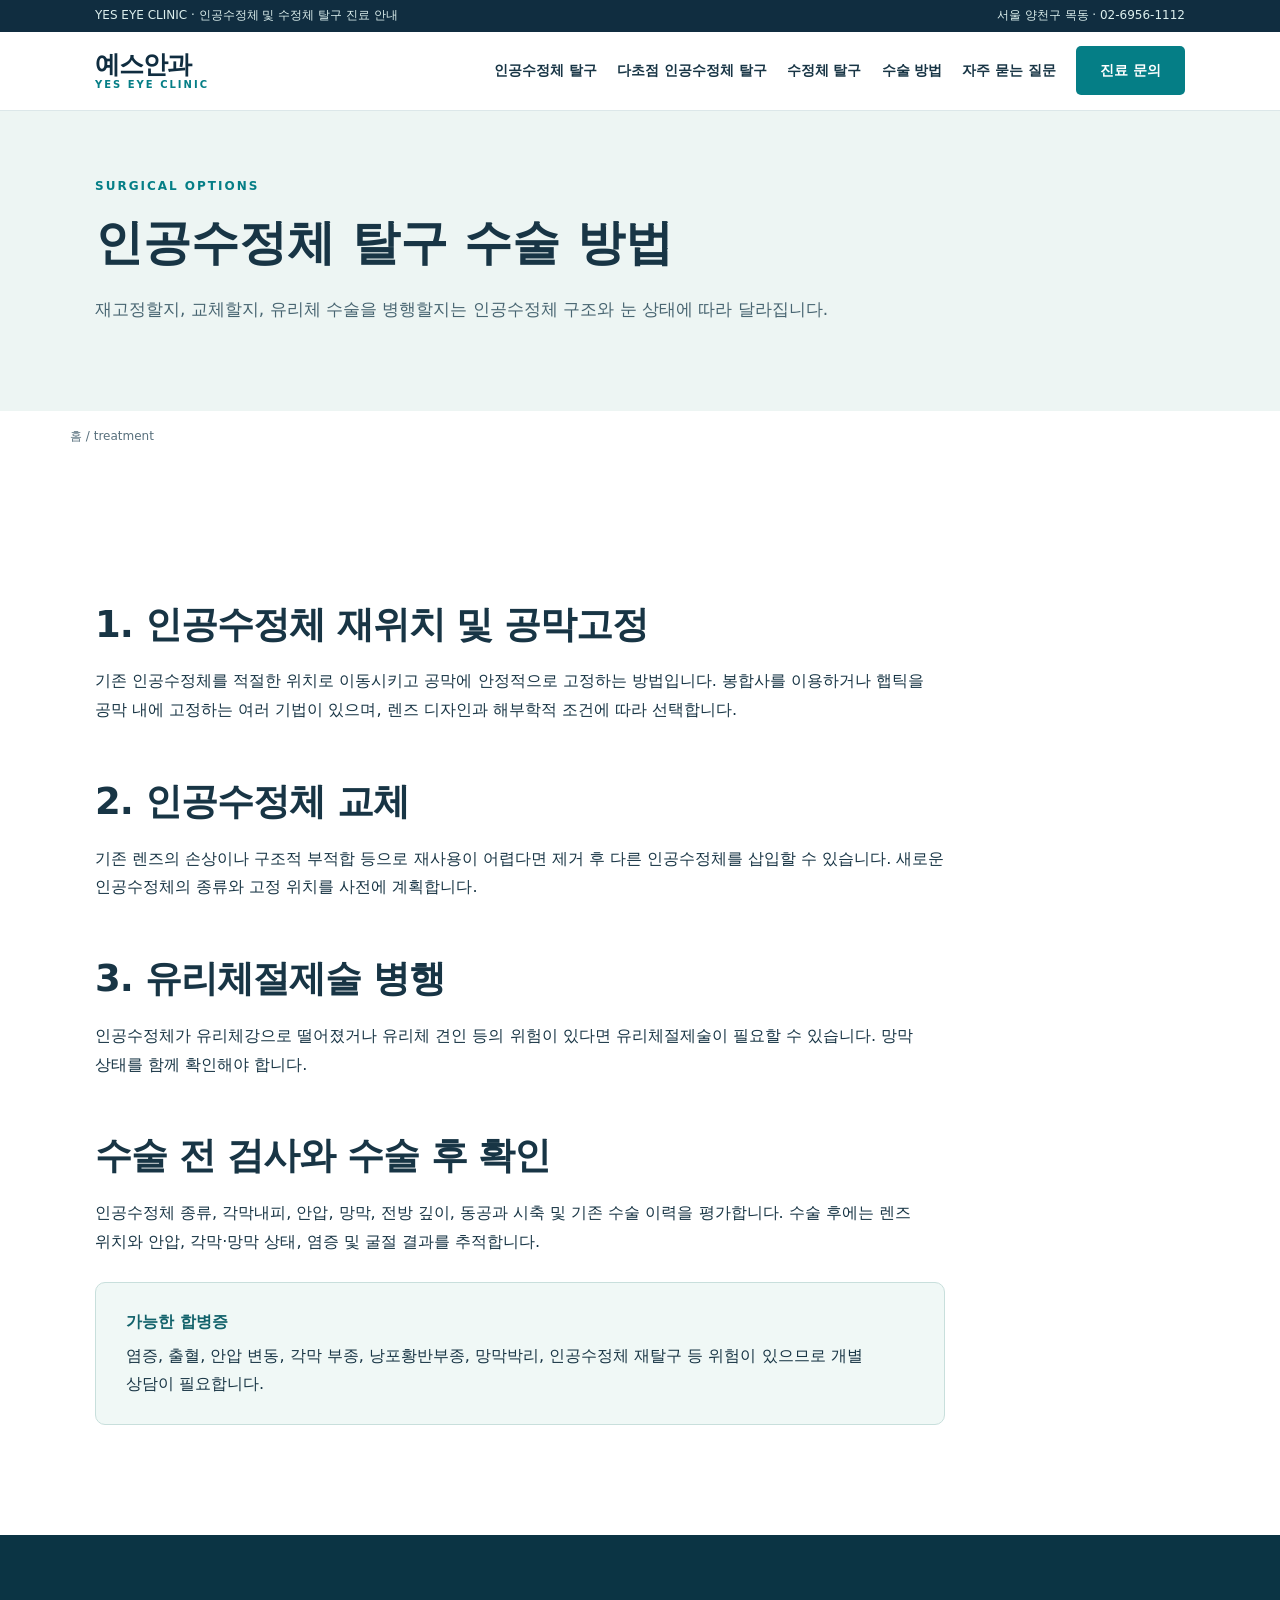
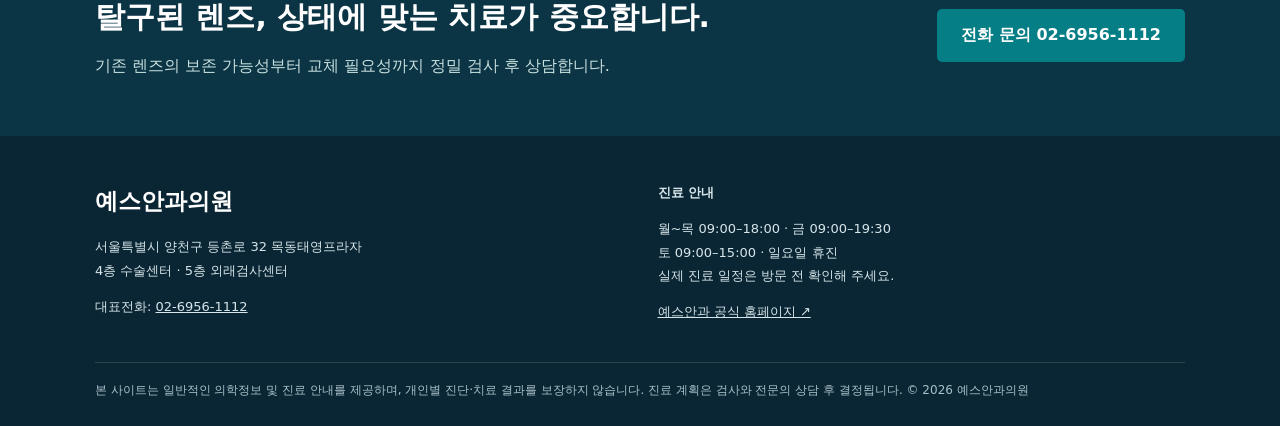
<file: treatment.html>
<!doctype html><html lang="ko"><head><meta charset="utf-8"><meta name="viewport" content="width=device-width, initial-scale=1"><title>인공수정체 공막고정술·재고정·교체 | 예스안과의원</title><meta name="description" content="탈구된 인공수정체 치료법인 공막고정술, 인공수정체 재위치, 교체 및 유리체절제술에 대해 알아봅니다."><meta name="robots" content="index,follow,max-image-preview:large"><meta name="author" content="예스안과의원"><link rel="canonical" href="https://수정체탈구.com/treatment.html"><meta property="og:type" content="website"><meta property="og:locale" content="ko_KR"><meta property="og:title" content="인공수정체 공막고정술·재고정·교체 | 예스안과의원"><meta property="og:description" content="탈구된 인공수정체 치료법인 공막고정술, 인공수정체 재위치, 교체 및 유리체절제술에 대해 알아봅니다."><meta property="og:url" content="https://수정체탈구.com/treatment.html"><meta property="og:image" content="https://수정체탈구.com/assets/og-image.svg"><meta name="twitter:card" content="summary_large_image"><style>
:root{--navy:#102d40;--ink:#183545;--muted:#58707d;--sea:#057e86;--mint:#eaf6f3;--line:#dce7e9;--sand:#f7f9f8}*{box-sizing:border-box}html{scroll-behavior:smooth}body{margin:0;font-family:'Noto Sans KR',system-ui,-apple-system,sans-serif;color:var(--ink);line-height:1.8;word-break:keep-all}a{color:inherit;text-decoration:none}a:hover{color:var(--sea)}.container{max-width:1140px;padding:0 25px;margin:auto}.skip{position:absolute;top:-100px}.skip:focus{top:0;background:white;z-index:20}.topline{background:var(--navy);color:#dcefed;font-size:12px;padding:5px 0}.topline .container{display:flex;justify-content:space-between}header{background:#fff;position:sticky;top:0;z-index:10;border-bottom:1px solid var(--line)}.head{display:flex;align-items:center;justify-content:space-between;min-height:78px;gap:25px}.logo{font-size:25px;font-weight:800;letter-spacing:-1px;color:var(--navy);line-height:1.1}.logo small{display:block;font-size:10px;font-weight:700;letter-spacing:2px;color:var(--sea)}nav{display:flex;align-items:center;gap:20px;font-size:14px;font-weight:600}nav a{white-space:nowrap}.btn{background:var(--sea);color:#fff!important;display:inline-block;border-radius:5px;padding:12px 24px;font-weight:700;text-align:center}.btn.outline{background:transparent;color:var(--navy)!important;border:1px solid var(--navy)}.hero{background:linear-gradient(118deg,#0b3042 0%,#164b55 65%,#28696b 100%);color:white;position:relative;overflow:hidden}.hero .container{display:grid;grid-template-columns:1.13fr .87fr;align-items:center;min-height:550px;gap:30px}.eyebrow{font-size:12px;letter-spacing:3px;text-transform:uppercase;color:#94d6cd;font-weight:700}.hero h1{font-size:clamp(34px,4vw,55px);line-height:1.4;letter-spacing:-2px;margin:18px 0}.hero p{font-size:17px;max-width:600px;color:#d5ecea}.actions{display:flex;gap:12px;flex-wrap:wrap;margin-top:28px}.hero .btn{background:#fff;color:#134452!important}.hero .outline{border-color:#9ed4d1;background:transparent;color:#fff!important}.eye-wrap{position:relative}.eye-wrap img{width:100%;display:block}.hero .orb{position:absolute;right:-15%;top:-10%;border:1px solid #ffffff22;border-radius:50%;width:400px;height:400px}.crumb{padding:15px 0;font-size:12px;color:var(--muted)}.innerhero{background:#edf5f3;padding:60px 0 70px}.innerhero h1{font-size:clamp(32px,4vw,48px);line-height:1.4;margin:10px 0}.innerhero p{max-width:800px;color:#486571;font-size:17px}.section{padding:85px 0}.section.tint{background:var(--sand)}.section.dark{background:var(--navy);color:white}.kicker{color:var(--sea);font-weight:800;letter-spacing:2px;font-size:12px}.section h2{font-size:clamp(26px,3vw,37px);line-height:1.45;letter-spacing:-1px;margin:10px 0 16px}.intro{max-width:760px;color:var(--muted);font-size:16px}.cards{display:grid;grid-template-columns:repeat(3,1fr);gap:20px;margin-top:35px}.card{background:white;border:1px solid var(--line);border-radius:12px;padding:30px;box-shadow:0 8px 28px #102d4009}.card h3{margin:9px 0 8px;font-size:21px}.card p{margin:0;color:var(--muted);font-size:14px}.number{font-size:13px;color:var(--sea);font-weight:800;letter-spacing:1px}.arrow{display:inline-block;margin-top:18px;color:var(--sea);font-weight:700}.split{display:grid;grid-template-columns:1fr 1fr;gap:50px;align-items:center}.stat{border-left:3px solid var(--sea);padding-left:20px;margin:22px 0}.pill{display:inline-block;background:#ddf2ef;border-radius:40px;padding:6px 15px;margin:5px;font-weight:700;font-size:13px}.info{padding:25px 30px;border:1px solid #c8dfdc;background:#f0f8f6;border-radius:10px;margin:25px 0}.info strong{display:block;color:#12626b;margin-bottom:5px}.stepgrid{display:grid;grid-template-columns:repeat(4,1fr);gap:15px;margin-top:30px}.step{border-top:3px solid var(--sea);padding:20px;background:#fff;border-radius:0 0 8px 8px}.step b{color:var(--sea);font-size:24px}.step h3{margin:8px 0}.step p{color:var(--muted);font-size:14px}.article{max-width:850px}.article h2{margin-top:50px}.article h3{font-size:21px;margin-top:28px}.article p,.article li{font-size:16px}.article ul{padding-left:25px}.faq details{border-bottom:1px solid var(--line);padding:20px 5px}.faq summary{font-weight:700;cursor:pointer;font-size:17px}.faq p{color:var(--muted);margin-bottom:0}.cta{background:#0b3444;color:white;padding:55px 0}.cta .container{display:flex;align-items:center;justify-content:space-between;gap:35px}.cta h2{font-size:30px;margin:0 0 8px}.cta p{margin:0;color:#c7dfde}.footer{background:#0a2634;color:#d6e5e9;padding:45px 0 25px;font-size:13px}.footer-grid{display:grid;grid-template-columns:1fr 1fr;gap:35px}.footer a{text-decoration:underline}.footnote{border-top:1px solid #ffffff22;margin-top:25px;padding-top:17px;font-size:12px;color:#a9c0c9}.mobilecall{display:none}.visual-box{background:linear-gradient(135deg,#e4f2ef,#fff);padding:28px;border-radius:18px}.visual-box img{width:100%}@media(max-width:900px){nav{gap:10px;font-size:12px}.hero .container{min-height:460px}.cards{grid-template-columns:1fr 1fr}.stepgrid{grid-template-columns:1fr 1fr}}@media(max-width:700px){.topline{display:none}.container{padding:0 19px}.head{display:block;padding:15px 0}.logo{display:inline-block;font-size:22px}nav{margin-top:15px;overflow:auto;gap:18px;padding-bottom:7px}nav .btn{display:none}.hero .container{grid-template-columns:1fr;min-height:auto;padding-top:60px;padding-bottom:45px}.hero h1{font-size:37px}.hero .eye-wrap{max-width:330px;margin:auto}.cards,.split,.stepgrid,.footer-grid{grid-template-columns:1fr}.section{padding:65px 0}.cta .container{display:block}.cta .btn{margin-top:20px}.mobilecall{display:block;position:fixed;bottom:0;left:0;right:0;z-index:30;background:var(--sea);color:white;text-align:center;padding:12px;font-weight:800}.footer{padding-bottom:90px}}</style><script type="application/ld+json">{"@context": "https://schema.org", "@type": "WebPage", "name": "인공수정체 공막고정술·재고정·교체 | 예스안과의원", "url": "https://수정체탈구.com/treatment.html", "description": "탈구된 인공수정체 치료법인 공막고정술, 인공수정체 재위치, 교체 및 유리체절제술에 대해 알아봅니다.", "inLanguage": "ko-KR", "publisher": {"@id": "https://수정체탈구.com/#clinic"}}</script>
<script type="application/ld+json">{"@context": "https://schema.org", "@type": "MedicalClinic", "@id": "https://수정체탈구.com/#clinic", "name": "예스안과의원", "url": "https://yes-oph.com/", "telephone": "02-6956-1112", "medicalSpecialty": "Ophthalmologic", "address": {"@type": "PostalAddress", "streetAddress": "등촌로 32 목동태영프라자 4층·5층", "addressLocality": "양천구", "addressRegion": "서울특별시", "addressCountry": "KR"}, "employee": [{"@type": "Physician", "name": "엄영섭"}, {"@type": "Physician", "name": "박진환"}, {"@type": "Physician", "name": "송영빈"}, {"@type": "Physician", "name": "나미리"}]}</script></head><body><a class="skip" href="#main">본문 바로가기</a><div class="topline"><div class="container"><span>YES EYE CLINIC · 인공수정체 및 수정체 탈구 진료 안내</span><span>서울 양천구 목동 · 02-6956-1112</span></div></div><header><div class="container head"><a class="logo" href="./">예스안과<small>YES EYE CLINIC</small></a><nav aria-label="주요 메뉴"><a href="./iol-dislocation.html">인공수정체 탈구</a><a href="./multifocal-iol.html">다초점 인공수정체 탈구</a><a href="./lens-dislocation.html">수정체 탈구</a><a href="./treatment.html">수술 방법</a><a href="./faq.html">자주 묻는 질문</a><a class="btn" href="tel:0269561112">진료 문의</a></nav></div></header><main id="main"><div class="innerhero"><div class="container"><span class="kicker">SURGICAL OPTIONS</span><h1>인공수정체 탈구 수술 방법</h1><p>재고정할지, 교체할지, 유리체 수술을 병행할지는 인공수정체 구조와 눈 상태에 따라 달라집니다.</p></div></div><div class="container crumb"><a href="./">홈</a> / treatment</div><section class="section"><div class="container"><article class="article"><h2>1. 인공수정체 재위치 및 공막고정</h2><p>기존 인공수정체를 적절한 위치로 이동시키고 공막에 안정적으로 고정하는 방법입니다. 봉합사를 이용하거나 햅틱을 공막 내에 고정하는 여러 기법이 있으며, 렌즈 디자인과 해부학적 조건에 따라 선택합니다.</p><h2>2. 인공수정체 교체</h2><p>기존 렌즈의 손상이나 구조적 부적합 등으로 재사용이 어렵다면 제거 후 다른 인공수정체를 삽입할 수 있습니다. 새로운 인공수정체의 종류와 고정 위치를 사전에 계획합니다.</p><h2>3. 유리체절제술 병행</h2><p>인공수정체가 유리체강으로 떨어졌거나 유리체 견인 등의 위험이 있다면 유리체절제술이 필요할 수 있습니다. 망막 상태를 함께 확인해야 합니다.</p><h2>수술 전 검사와 수술 후 확인</h2><p>인공수정체 종류, 각막내피, 안압, 망막, 전방 깊이, 동공과 시축 및 기존 수술 이력을 평가합니다. 수술 후에는 렌즈 위치와 안압, 각막·망막 상태, 염증 및 굴절 결과를 추적합니다.</p><div class="info"><strong>가능한 합병증</strong>염증, 출혈, 안압 변동, 각막 부종, 낭포황반부종, 망막박리, 인공수정체 재탈구 등 위험이 있으므로 개별 상담이 필요합니다.</div></article></div></section></main><section class="cta"><div class="container"><div><h2>탈구된 렌즈, 상태에 맞는 치료가 중요합니다.</h2><p>기존 렌즈의 보존 가능성부터 교체 필요성까지 정밀 검사 후 상담합니다.</p></div><a href="tel:0269561112" class="btn">전화 문의 02-6956-1112</a></div></section><footer class="footer"><div class="container"><div class="footer-grid"><div><strong style="font-size:23px;color:white">예스안과의원</strong><p>서울특별시 양천구 등촌로 32 목동태영프라자<br>4층 수술센터 · 5층 외래검사센터</p><p>대표전화: <a href="tel:0269561112">02-6956-1112</a></p></div><div><strong>진료 안내</strong><p>월~목 09:00–18:00 · 금 09:00–19:30<br>토 09:00–15:00 · 일요일 휴진<br>실제 진료 일정은 방문 전 확인해 주세요.</p><p><a href="https://yes-oph.com/" rel="noopener">예스안과 공식 홈페이지 ↗</a></p></div></div><div class="footnote">본 사이트는 일반적인 의학정보 및 진료 안내를 제공하며, 개인별 진단·치료 결과를 보장하지 않습니다. 진료 계획은 검사와 전문의 상담 후 결정됩니다. © 2026 예스안과의원</div></div></footer><a class="mobilecall" href="tel:0269561112">전화 문의 · 02-6956-1112</a></body></html>
</file>
